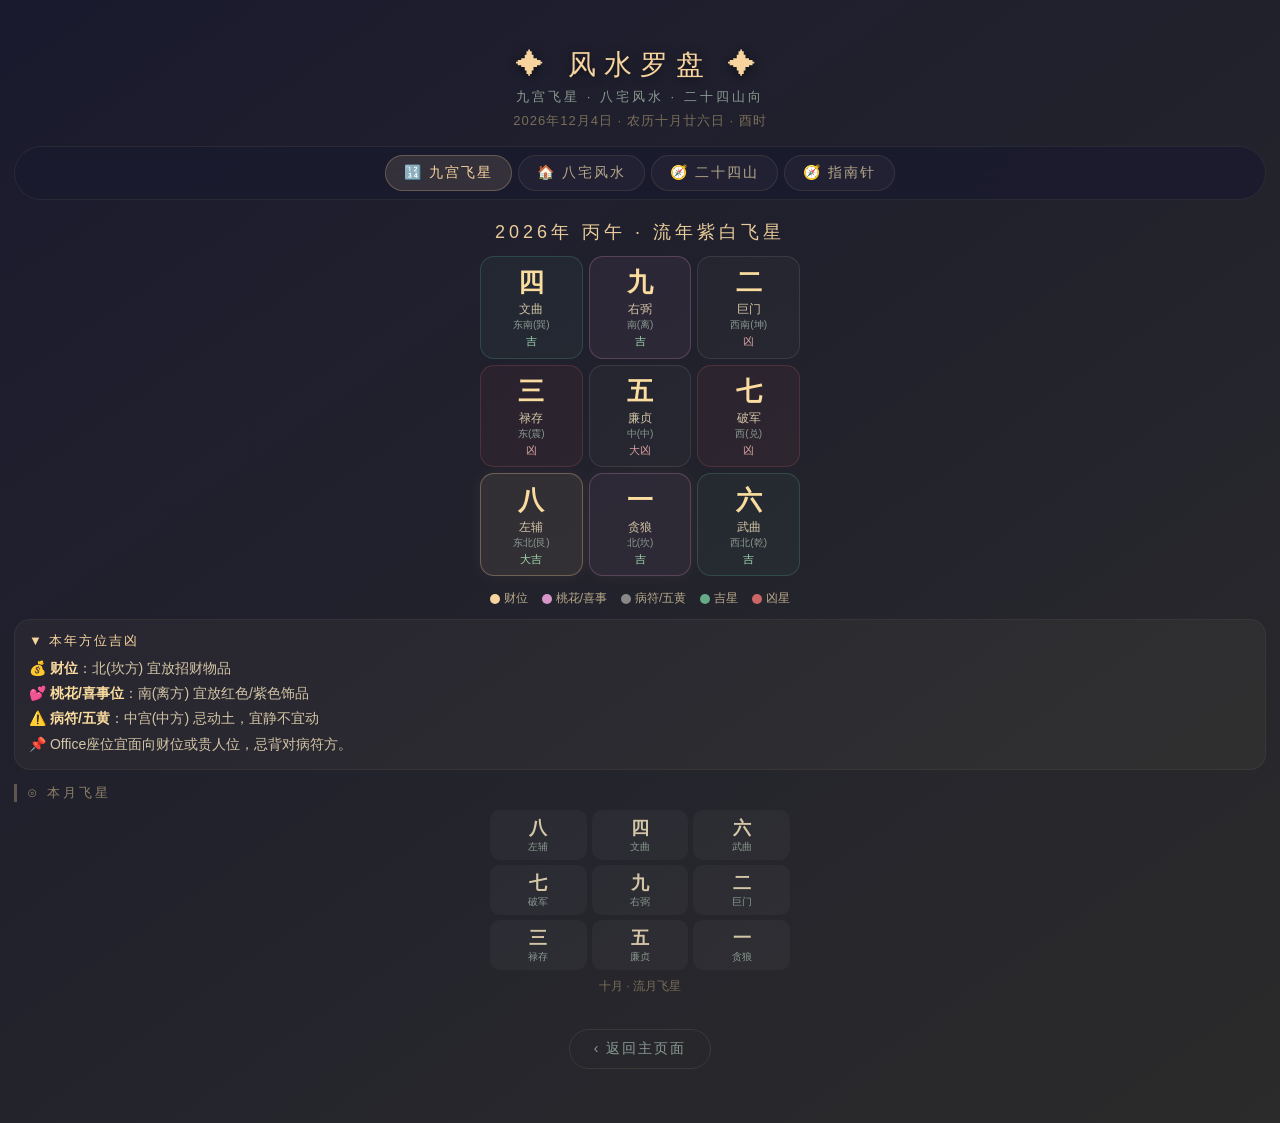
<file: fengshui.html>
<!DOCTYPE html>
<html lang="zh-CN">
<head>
    <meta charset="UTF-8" />
    <meta name="viewport" content="width=device-width, initial-scale=1.0, maximum-scale=1.0, user-scalable=no" />
    <title>风水罗盘 · 九宫飞星 · 八宅 · 二十四山</title>
    <style>
        * { margin: 0; padding: 0; box-sizing: border-box; }
        body {
            min-height: 100vh;
            background: linear-gradient(145deg, #1a1a2e 0%, #2b2b2b 100%);
            font-family: 'Segoe UI', 'PingFang SC', Roboto, 'Microsoft YaHei', sans-serif;
            padding: 16px 14px 40px;
            color: #f0e6d0;
        }
        .header {
            text-align: center;
            padding: 30px 10px 16px;
        }
        .header h1 {
            font-size: 28px;
            letter-spacing: 8px;
            color: #f7d49e;
            font-weight: 400;
            text-shadow: 0 2px 10px rgba(0,0,0,0.5);
        }
        .header .sub {
            font-size: 13px;
            color: #8a9a90;
            letter-spacing: 3px;
            margin-top: 4px;
        }
        .header .time {
            font-size: 13px;
            color: #7a6e58;
            margin-top: 6px;
            letter-spacing: 1px;
        }

        .tabs {
            display: flex;
            gap: 6px;
            justify-content: center;
            margin-bottom: 20px;
            flex-wrap: wrap;
            position: sticky;
            top: 8px;
            z-index: 100;
            background: rgba(26,26,46,0.85);
            backdrop-filter: blur(12px);
            -webkit-backdrop-filter: blur(12px);
            padding: 8px 12px;
            border-radius: 40px;
            border: 1px solid rgba(255,215,150,0.08);
        }
        .tab {
            padding: 8px 18px;
            border-radius: 30px;
            border: 1px solid rgba(255,215,150,0.1);
            background: rgba(255,255,255,0.03);
            color: #b8a98a;
            font-size: 14px;
            cursor: pointer;
            transition: all 0.2s;
            letter-spacing: 2px;
            white-space: nowrap;
        }
        .tab.active {
            background: rgba(247,212,158,0.12);
            border-color: rgba(247,212,158,0.25);
            color: #f7d49e;
        }
        .tab:hover { background: rgba(255,255,255,0.06); }

        .panel { display: none; }
        .panel.active { display: block; }

        .section-title {
            font-size: 13px;
            color: #8f8068;
            letter-spacing: 3px;
            margin: 14px 0 8px;
            border-left: 3px solid rgba(247,212,158,0.3);
            padding-left: 10px;
        }
        .card-box {
            background: rgba(255,255,255,0.04);
            border-radius: 24px;
            padding: 18px 16px 20px;
            border: 1px solid rgba(255,215,150,0.06);
            margin-bottom: 14px;
        }

        /* ===== 九宫飞星 ===== */
        .fx-year {
            text-align: center;
            color: #eacc9a;
            font-size: 18px;
            letter-spacing: 4px;
            margin-bottom: 12px;
        }
        .fx-grid {
            display: grid;
            grid-template-columns: repeat(3,1fr);
            gap: 6px;
            max-width: 320px;
            margin: 0 auto 14px;
        }
        .fx-grid .fx-cell {
            aspect-ratio: 1;
            background: rgba(255,255,255,0.04);
            border-radius: 14px;
            padding: 8px 4px;
            text-align: center;
            border: 1px solid rgba(255,215,150,0.06);
            display: flex;
            flex-direction: column;
            justify-content: center;
            transition: all 0.2s;
        }
        .fx-cell .fx-num { font-size: 26px; font-weight: 700; color: #fadc9f; }
        .fx-cell .fx-name { font-size: 12px; color: #d4c5a6; margin-top: 1px; }
        .fx-cell .fx-dir { font-size: 10px; color: #8a9a90; }
        .fx-cell .fx-luck { font-size: 11px; margin-top: 2px; }
        .fx-cell.fx-good { border-color: rgba(100,200,150,0.2); background: rgba(100,200,150,0.05); }
        .fx-cell.fx-bad { border-color: rgba(220,100,100,0.2); background: rgba(220,100,100,0.05); }
        .fx-cell.fx-wealth { border-color: rgba(247,212,158,0.3); background: rgba(247,212,158,0.08); box-shadow: 0 0 16px rgba(247,212,158,0.06); }
        .fx-cell.fx-romance { border-color: rgba(220,150,200,0.25); background: rgba(220,150,200,0.06); }
        .fx-cell.fx-sick { border-color: rgba(120,120,120,0.25); background: rgba(120,120,120,0.06); }

        .fx-legend {
            display: flex;
            flex-wrap: wrap;
            gap: 6px 14px;
            justify-content: center;
            margin-bottom: 12px;
        }
        .fx-legend .leg-item { font-size: 12px; color: #b8a98a; display: flex; align-items: center; gap: 4px; }
        .fx-legend .leg-dot { width: 10px; height: 10px; border-radius: 50%; display: inline-block; }

        .fx-summary {
            padding: 12px 14px;
            background: rgba(255,215,150,0.04);
            border-radius: 16px;
            border: 1px solid rgba(255,200,150,0.06);
        }
        .fx-summary .s-title { font-size: 13px; color: #f7d49e; letter-spacing: 2px; margin-bottom: 6px; }
        .fx-summary .s-text { font-size: 14px; color: #d4c5a6; line-height: 1.8; }
        .fx-summary .s-text b { color: #fadc9f; }

        .fx-month-grid {
            display: grid;
            grid-template-columns: repeat(3,1fr);
            gap: 5px;
            max-width: 300px;
            margin: 8px auto;
        }
        .fx-month-grid .fxm-cell {
            background: rgba(255,255,255,0.03);
            border-radius: 10px;
            padding: 6px;
            text-align: center;
        }
        .fxm-cell .fxm-num { font-size: 18px; font-weight: 600; color: #d4c5a6; }
        .fxm-cell .fxm-name { font-size: 10px; color: #8a9a90; }
        .fx-month-label { text-align: center; color: #7a6e58; font-size: 12px; margin-top: 6px; }

        /* ===== 八宅 ===== */
        .bz-input-row {
            display: flex;
            gap: 8px;
            align-items: center;
            justify-content: center;
            flex-wrap: wrap;
            margin-bottom: 16px;
        }
        .bz-input-row input, .bz-input-row select {
            background: rgba(255,255,255,0.06);
            border: 1px solid rgba(255,215,150,0.12);
            padding: 10px 14px;
            border-radius: 30px;
            color: #f0e6d0;
            font-size: 15px;
            outline: none;
            min-width: 90px;
        }
        .bz-input-row input:focus, .bz-input-row select:focus { border-color: #f7d49e; }
        .bz-input-row button {
            background: radial-gradient(circle at 30% 20%, #a8d4c0, #70a898);
            border: none;
            padding: 10px 24px;
            border-radius: 30px;
            color: #1a1a2e;
            font-size: 15px;
            font-weight: 600;
            cursor: pointer;
            box-shadow: 0 3px 0 #4a7a6a;
            transition: all 0.1s;
            letter-spacing: 2px;
        }
        .bz-input-row button:active { transform: translateY(3px); box-shadow: 0 0 0 #4a7a6a; }

        .bz-ming-display { text-align: center; margin-bottom: 14px; }
        .bz-ming-display .bz-ming { font-size: 26px; color: #fadc9f; font-weight: 500; letter-spacing: 4px; }
        .bz-ming-display .bz-type { font-size: 15px; color: #d4c5a6; margin-top: 4px; }
        .bz-ming-display .bz-advice { font-size: 13px; color: #b8a98a; margin-top: 6px; }

        .bz-dir-grid {
            display: grid;
            grid-template-columns: 1fr 1fr;
            gap: 6px;
        }
        .bz-dir-grid .bz-item {
            background: rgba(255,255,255,0.03);
            border-radius: 12px;
            padding: 10px 12px;
            text-align: center;
            border: 1px solid rgba(255,215,150,0.06);
        }
        .bz-item.bz-good { border-color: rgba(100,200,150,0.18); background: rgba(100,200,150,0.04); }
        .bz-item.bz-bad { border-color: rgba(220,100,100,0.18); background: rgba(220,100,100,0.04); }
        .bz-item .bz-d { font-size: 17px; font-weight: 500; color: #f0dcc0; }
        .bz-item .bz-l { font-size: 12px; color: #b8a98a; margin-top: 2px; }
        .bz-item .bz-m { font-size: 13px; color: #d4c5a6; margin-top: 4px; }

        .bz-bagua {
            margin-top: 12px;
        }
        .bz-bagua .bg-title { font-size: 13px; color: #8f8068; text-align: center; letter-spacing: 2px; margin-bottom: 8px; }
        .bz-bagua .bg-grid {
            display: grid;
            grid-template-columns: repeat(3,1fr);
            gap: 4px;
            max-width: 220px;
            margin: 0 auto;
        }
        .bg-grid .bg-cell {
            aspect-ratio: 1;
            background: rgba(255,255,255,0.03);
            border-radius: 10px;
            display: flex;
            flex-direction: column;
            align-items: center;
            justify-content: center;
            font-size: 12px;
            border: 1px solid rgba(255,215,150,0.06);
        }
        .bg-cell.bg-c { background: rgba(247,212,158,0.05); border-color: rgba(247,212,158,0.12); }
        .bg-cell .bg-d { font-size: 10px; color: #7a6e58; }
        .bg-cell .bg-g { font-size: 15px; font-weight: 500; color: #f0dcc0; }
        .bg-cell .bg-t { font-size: 10px; color: #8a9a90; }
        .bg-cell.bg-ji { border-color: rgba(100,200,150,0.15); }
        .bg-cell.bg-x { border-color: rgba(220,100,100,0.15); }

        /* ===== 二十四山 ===== */
        .tf-period {
            text-align: center;
            margin-bottom: 10px;
        }
        .tf-period .tf-p { font-size: 20px; color: #f7d49e; letter-spacing: 4px; }
        .tf-period .tf-d { font-size: 13px; color: #b8a98a; margin-top: 2px; }

        .tf-grid {
            display: grid;
            grid-template-columns: repeat(8,1fr);
            gap: 3px;
            max-width: 340px;
            margin: 0 auto 12px;
        }
        .tf-grid .tf-cell {
            text-align: center;
            padding: 6px 2px;
            border-radius: 8px;
            background: rgba(255,255,255,0.03);
            border: 1px solid rgba(255,215,150,0.04);
        }
        .tf-cell .tf-s { font-size: 15px; font-weight: 500; color: #f0dcc0; }
        .tf-cell .tf-w { font-size: 10px; color: #8a9a90; }
        .tf-cell.tf-g { border-color: rgba(100,200,150,0.18); background: rgba(100,200,150,0.04); }
        .tf-cell.tf-b { border-color: rgba(220,100,100,0.18); background: rgba(220,100,100,0.04); }
        .tf-cell.tf-c { border-color: rgba(247,212,158,0.25); background: rgba(247,212,158,0.07); }

        .tf-info {
            padding: 12px 16px;
            background: rgba(255,255,255,0.03);
            border-radius: 16px;
            margin-top: 8px;
        }
        .tf-info .ti-t { font-size: 14px; color: #f7d49e; letter-spacing: 2px; }
        .tf-info .ti-d { font-size: 14px; color: #d4c5a6; line-height: 1.8; margin-top: 6px; }
        .tf-info .ti-d b { color: #fadc9f; }
        .tf-info .ti-d .ok { color: #a0d8b0; }
        .tf-info .ti-d .no { color: #d8a0a0; }

        .back-link {
            text-align: center;
            margin-top: 20px;
            padding: 14px;
        }
        .back-link a {
            color: #8a9a90;
            text-decoration: none;
            font-size: 14px;
            letter-spacing: 2px;
            border: 1px solid rgba(255,215,150,0.1);
            padding: 10px 24px;
            border-radius: 30px;
            transition: all 0.2s;
            display: inline-block;
        }
        .back-link a:hover { border-color: rgba(255,215,150,0.25); color: #b8a98a; }

        @media (max-width:420px) {
            .header h1 { font-size: 24px; }
            .tab { font-size: 12px; padding: 6px 14px; }
            .fx-grid .fx-cell { padding: 6px 2px; }
            .fx-cell .fx-num { font-size: 22px; }
            .tf-grid { grid-template-columns: repeat(6,1fr); gap: 2px; }
            .tf-grid .tf-cell { padding: 4px 1px; }
            .tf-cell .tf-s { font-size: 13px; }
        }

        /* ===== 指南针 ===== */
        .compass-wrap {
            display: flex; flex-direction: column; align-items: center; margin: 10px 0;
        }
        .compass-outer {
            position: relative; width: 280px; height: 280px; margin: 0 auto 16px;
            border-radius: 50%; background: rgba(255,255,255,0.04);
            border: 2px solid rgba(255,215,150,0.15);
            box-shadow: 0 0 40px rgba(0,0,0,0.4), inset 0 0 30px rgba(0,0,0,0.2);
        }
        .compass-outer .cp-ring {
            position: absolute; top: 0; left: 0; width: 100%; height: 100%;
            border-radius: 50%;
        }
        .cp-ring .cp-shan {
            position: absolute; font-size: 12px; color: #b8a98a;
            transform-origin: 140px 140px; left: 0; top: 0; width: 100%; height: 100%;
            display: flex; align-items: flex-start; justify-content: center; padding-top: 8px;
        }
        .cp-ring .cp-shan.major { font-size: 15px; font-weight: 600; color: #f0dcc0; }
        .cp-ring .cp-shan.good { color: #a0d8b0; }
        .cp-ring .cp-shan.bad { color: #d8a0a0; }
        .cp-ring .cp-shan.current { color: #f7d49e; font-weight: 700; text-shadow: 0 0 12px rgba(247,212,158,0.4); }

        .compass-needle {
            position: absolute; top: 50%; left: 50%; width: 0; height: 0;
            transform: translate(-50%, -50%);
            z-index: 10;
        }
        .compass-needle .needle {
            position: absolute; width: 4px; height: 100px;
            background: linear-gradient(to top, #c66 50%, #444 50%);
            border-radius: 2px; left: -2px; top: -50px;
            box-shadow: 0 0 8px rgba(0,0,0,0.3);
        }
        .compass-needle .needle-tip {
            position: absolute; width: 12px; height: 12px;
            background: radial-gradient(circle, #f7d49e, #c4925a);
            border-radius: 50%; left: -6px; top: -6px;
            box-shadow: 0 0 10px rgba(247,212,158,0.4);
        }
        .compass-needle .needle-south {
            position: absolute; width: 4px; height: 60px;
            background: #c66; left: -2px; top: 2px;
            border-radius: 2px;
        }

        .compass-center {
            position: absolute; top: 50%; left: 50%;
            width: 14px; height: 14px;
            background: #f7d49e; border-radius: 50%;
            transform: translate(-50%, -50%); z-index: 11;
            box-shadow: 0 0 16px rgba(247,212,158,0.3);
        }

        .cp-info {
            text-align: center; margin-bottom: 12px;
        }
        .cp-info .cp-degree {
            font-size: 36px; font-weight: 700; color: #fadc9f; letter-spacing: 2px;
        }
        .cp-info .cp-dir-name {
            font-size: 22px; color: #f0dcc0; margin-top: 4px; letter-spacing: 4px;
        }
        .cp-info .cp-shan-name {
            font-size: 16px; color: #d4c5a6; margin-top: 2px;
        }
        .cp-info .cp-luck {
            font-size: 14px; margin-top: 6px; padding: 6px 14px;
            border-radius: 20px; display: inline-block;
            background: rgba(255,255,255,0.04); border: 1px solid rgba(255,215,150,0.1);
        }

        .cp-status {
            text-align: center; padding: 10px; font-size: 14px; color: #7a6e58;
        }
        .cp-status .cp-btn {
            background: radial-gradient(circle at 30% 20%, #a8d4c0, #70a898);
            border: none; padding: 10px 28px; border-radius: 30px;
            color: #1a1a2e; font-size: 15px; font-weight: 600; cursor: pointer;
            box-shadow: 0 3px 0 #4a7a6a; margin-top: 8px;
        }
        .cp-status .cp-btn:active { transform: translateY(3px); box-shadow: 0 0 0 #4a7a6a; }

        .cp-dir-list {
            display: grid; grid-template-columns: 1fr 1fr; gap: 4px; margin-top: 10px;
        }
        .cp-dir-list .cpd-item {
            background: rgba(255,255,255,0.03); border-radius: 10px;
            padding: 6px 10px; text-align: center; font-size: 13px;
            border: 1px solid rgba(255,215,150,0.05);
        }
        .cpd-item.cpd-good { border-color: rgba(100,200,150,0.15); color: #a0d8b0; }
        .cpd-item.cpd-bad { border-color: rgba(220,100,100,0.15); color: #d8a0a0; }
        .cpd-item.cpd-cur { border-color: rgba(247,212,158,0.25); color: #f7d49e; background: rgba(247,212,158,0.06); }
        .cpd-item .cpd-label { font-size: 10px; color: #7a6e58; }

        @media (max-width:420px) {
            .compass-outer { width: 220px; height: 220px; }
            .cp-ring .cp-shan { transform-origin: 110px 110px; font-size: 10px; padding-top: 6px; }
            .cp-ring .cp-shan.major { font-size: 12px; }
            .compass-needle .needle { height: 78px; top: -39px; }
            .compass-needle .needle-south { height: 46px; }
            .cp-info .cp-degree { font-size: 28px; }
            .cp-info .cp-dir-name { font-size: 18px; }
        }
    </style>
    <script src="lunar.js"></script>
</head>
<body>

<div class="header">
    <h1>✦ 风水罗盘 ✦</h1>
    <div class="sub">九宫飞星 · 八宅风水 · 二十四山向</div>
    <div class="time" id="headerTime"></div>
</div>

<div class="tabs">
    <div class="tab active" data-tab="feixing">🔢 九宫飞星</div>
    <div class="tab" data-tab="bazhai">🏠 八宅风水</div>
    <div class="tab" data-tab="shanshui">🧭 二十四山</div>
    <div class="tab" data-tab="compass">🧭 指南针</div>

</div>

<!-- ===== 九宫飞星 ===== -->
<div class="panel active" id="panelFeixing">
    <div class="fx-year" id="fxYearLabel"></div>
    <div class="fx-grid" id="fxGrid"></div>

    <div class="fx-legend">
        <span class="leg-item"><span class="leg-dot" style="background:#f7d49e;"></span> 财位</span>
        <span class="leg-item"><span class="leg-dot" style="background:#d896c8;"></span> 桃花/喜事</span>
        <span class="leg-item"><span class="leg-dot" style="background:#888;"></span> 病符/五黄</span>
        <span class="leg-item"><span class="leg-dot" style="background:#6a8;"></span> 吉星</span>
        <span class="leg-item"><span class="leg-dot" style="background:#c66;"></span> 凶星</span>
    </div>

    <div class="fx-summary" id="fxSummary"></div>

    <div class="section-title">⊙ 本月飞星</div>
    <div class="fx-month-grid" id="fxMonthGrid"></div>
    <div class="fx-month-label" id="fxMonthLabel"></div>
</div>

<!-- ===== 八宅风水 ===== -->
<div class="panel" id="panelBazhai">
    <div class="card-box">
        <div class="bz-input-row">
            <input type="number" id="bzYear" placeholder="出生年" min="1900" max="2100">
            <select id="bzGender">
                <option value="M">男</option>
                <option value="F">女</option>
            </select>
            <button id="bzBtn">算命卦</button>
        </div>
        <div class="bz-ming-display" id="bzMingDisplay">
            <div class="bz-ming" id="bzMing">—</div>
            <div class="bz-type" id="bzType">请输入出生年份</div>
            <div class="bz-advice" id="bzAdvice"></div>
        </div>
    </div>

    <div class="section-title">⊙ 八宅吉凶方位</div>
    <div class="bz-dir-grid" id="bzDirGrid"></div>

    <div class="bz-bagua">
        <div class="bg-title">▼ 八卦方位图（坐北朝南）</div>
        <div class="bg-grid" id="bzBaguaGrid"></div>
    </div>
</div>

<!-- ===== 二十四山向 ===== -->
<div class="panel" id="panelShanshui">
    <div class="tf-period">
        <div class="tf-p" id="tfPeriod"></div>
        <div class="tf-d" id="tfDetail"></div>
    </div>

    <div class="tf-grid" id="tfGrid"></div>

    <div class="tf-info" id="tfYunInfo"></div>

    <div class="section-title">⊙ Office选向建议（下元九运）</div>
    <div class="tf-info" id="tfOfficeInfo"></div>
</div>

<!-- ===== 指南针 ===== -->
<div class="panel" id="panelCompass">
    <div class="compass-wrap">
        <div class="cp-info">
            <div class="cp-degree" id="cpDegree">—°</div>
            <div class="cp-dir-name" id="cpDirName">—</div>
            <div class="cp-shan-name" id="cpShanName">—</div>
            <div class="cp-luck" id="cpLuck">对准方向...</div>
        </div>
        <div class="compass-outer" id="compassOuter">
            <div class="cp-ring" id="cpRing"></div>
            <div class="compass-needle" id="cpNeedle">
                <div class="needle-tip"></div>
                <div class="needle"></div>
                <div class="needle-south"></div>
            </div>
            <div class="compass-center"></div>
        </div>
        <div class="cp-status" id="cpStatus">
            <div id="cpStatusText">⏳ 加载传感器中...</div>
            <button class="cp-btn" id="cpStartBtn" style="display:none;">启动指南针</button>
        </div>
    </div>
    <div class="section-title">⊙ 当前方位风水</div>
    <div class="cp-dir-list" id="cpDirList"></div>
</div>

<div class="back-link">
    <a href="javascript:window.history.back();">‹ 返回主页面</a>
</div>

<script>
(function() {

    // ===== 二十四山完整数据（用于指南针） =====
    const SHAN_24 = [
        { shan: '子', degree: 0, dir8: '北', wx: '水', type: '正' },
        { shan: '癸', degree: 15, dir8: '北', wx: '水', type: '偏' },
        { shan: '丑', degree: 30, dir8: '东北', wx: '土', type: '偏' },
        { shan: '艮', degree: 45, dir8: '东北', wx: '土', type: '正' },
        { shan: '寅', degree: 60, dir8: '东北', wx: '木', type: '偏' },
        { shan: '甲', degree: 75, dir8: '东', wx: '木', type: '偏' },
        { shan: '卯', degree: 90, dir8: '东', wx: '木', type: '正' },
        { shan: '乙', degree: 105, dir8: '东', wx: '木', type: '偏' },
        { shan: '辰', degree: 120, dir8: '东南', wx: '土', type: '偏' },
        { shan: '巽', degree: 135, dir8: '东南', wx: '木', type: '正' },
        { shan: '巳', degree: 150, dir8: '东南', wx: '火', type: '偏' },
        { shan: '丙', degree: 165, dir8: '南', wx: '火', type: '偏' },
        { shan: '午', degree: 180, dir8: '南', wx: '火', type: '正' },
        { shan: '丁', degree: 195, dir8: '南', wx: '火', type: '偏' },
        { shan: '未', degree: 210, dir8: '西南', wx: '土', type: '偏' },
        { shan: '坤', degree: 225, dir8: '西南', wx: '土', type: '正' },
        { shan: '申', degree: 240, dir8: '西南', wx: '金', type: '偏' },
        { shan: '庚', degree: 255, dir8: '西', wx: '金', type: '偏' },
        { shan: '酉', degree: 270, dir8: '西', wx: '金', type: '正' },
        { shan: '辛', degree: 285, dir8: '西', wx: '金', type: '偏' },
        { shan: '戌', degree: 300, dir8: '西北', wx: '土', type: '偏' },
        { shan: '乾', degree: 315, dir8: '西北', wx: '金', type: '正' },
        { shan: '亥', degree: 330, dir8: '西北', wx: '水', type: '偏' },
        { shan: '壬', degree: 345, dir8: '北', wx: '水', type: '偏' }
    ];

    // ===== 常量 =====
    const ZHI = ['子','丑','寅','卯','辰','巳','午','未','申','酉','戌','亥'];
    const SHICHEN = ['子','丑','寅','卯','辰','巳','午','未','申','酉','戌','亥'];

    const NINE_STARS = [
        { num: '一', name: '贪狼', color: '白', wx: '水', dir: '坎(北)', luck: '吉', meaning: '桃花·财运' },
        { num: '二', name: '巨门', color: '黑', wx: '土', dir: '坤(西南)', luck: '凶', meaning: '病符' },
        { num: '三', name: '禄存', color: '碧', wx: '木', dir: '震(东)', luck: '凶', meaning: '是非·争斗' },
        { num: '四', name: '文曲', color: '绿', wx: '木', dir: '巽(东南)', luck: '吉', meaning: '文昌·学业' },
        { num: '五', name: '廉贞', color: '黄', wx: '土', dir: '中宫', luck: '大凶', meaning: '五黄·大煞' },
        { num: '六', name: '武曲', color: '白', wx: '金', dir: '乾(西北)', luck: '吉', meaning: '官运·事业' },
        { num: '七', name: '破军', color: '赤', wx: '金', dir: '兑(西)', luck: '凶', meaning: '破财·损耗' },
        { num: '八', name: '左辅', color: '白', wx: '土', dir: '艮(东北)', luck: '大吉', meaning: '正财·田宅' },
        { num: '九', name: '右弼', color: '紫', wx: '火', dir: '离(南)', luck: '吉', meaning: '喜事·姻缘' }
    ];

    const TWENTY_FOUR_SHAN = [
        { shan: '壬', wx: '水', dir: '北偏西北' },
        { shan: '子', wx: '水', dir: '正北' },
        { shan: '癸', wx: '水', dir: '北偏东北' },
        { shan: '丑', wx: '土', dir: '东北偏北' },
        { shan: '艮', wx: '土', dir: '正东北' },
        { shan: '寅', wx: '木', dir: '东北偏东' },
        { shan: '甲', wx: '木', dir: '东偏东北' },
        { shan: '卯', wx: '木', dir: '正东' },
        { shan: '乙', wx: '木', dir: '东偏东南' },
        { shan: '辰', wx: '土', dir: '东南偏东' },
        { shan: '巽', wx: '木', dir: '正东南' },
        { shan: '巳', wx: '火', dir: '东南偏南' },
        { shan: '丙', wx: '火', dir: '南偏东南' },
        { shan: '午', wx: '火', dir: '正南' },
        { shan: '丁', wx: '火', dir: '南偏西南' },
        { shan: '未', wx: '土', dir: '西南偏南' },
        { shan: '坤', wx: '土', dir: '正西南' },
        { shan: '申', wx: '金', dir: '西南偏西' },
        { shan: '庚', wx: '金', dir: '西偏西南' },
        { shan: '酉', wx: '金', dir: '正西' },
        { shan: '辛', wx: '金', dir: '西偏西北' },
        { shan: '戌', wx: '土', dir: '西北偏西' },
        { shan: '乾', wx: '金', dir: '正西北' },
        { shan: '亥', wx: '水', dir: '西北偏北' }
    ];

    // ===== 工具 =====
    function getLunarInfo() {
        const l = Lunar.fromDate(new Date());
        return {
            y: l.getYear(),
            month: l.getMonth(),
            ms: l.getMonthInChinese(),
            ds: l.getDayInChinese(),
            hi: l.getTimeZhiIndex(),
            ygz: l.getYearInGanZhi(),
            mz: l.getMonthZhiIndexExact()
        };
    }

    // ===== 九宫飞星算法 =====
    function getFeiXingGrid(year) {
        const base = (year - 1900) % 9;
        let centerIdx = (10 - base) % 9;
        if (centerIdx === 0) centerIdx = 9;
        const starAtPos = [];
        for (let i = 0; i < 9; i++) {
            let idx = (centerIdx - 1 + i) % 9;
            if (idx < 0) idx += 9;
            starAtPos.push(idx);
        }
        // 显示顺序：东南(3) 南(8) 西南(1) | 东(2) 中(4) 西(6) | 东北(7) 北(0) 西北(5)
        const displayOrder = [3, 8, 1, 2, 4, 6, 7, 0, 5];
        return displayOrder.map(i => starAtPos[i]);
    }

    // ===== 八宅 =====
    function calcMingGua(year, gender) {
        const y = year % 100;
        let num = gender === 'M' ? (100 - y) % 9 : (y - 4) % 9;
        if (num === 0) num = 9;
        const guaMap = ['', '坎', '坤', '震', '巽', '中', '乾', '兑', '艮', '离'];
        let gua = guaMap[num];
        if (num === 5) gua = gender === 'M' ? '坤' : '艮';
        const eastWest = { '坎': '东四', '离': '东四', '震': '东四', '巽': '东四', '乾': '西四', '坤': '西四', '艮': '西四', '兑': '西四' };
        return { num, gua, type: eastWest[gua] || '' };
    }

    const BA_ZHAI_DIRS = {
        '坎': [
            { dir: '东南', label: '生气 · 吉', m: '旺财事业', t: 'good' },
            { dir: '东', label: '天医 · 吉', m: '健康贵人', t: 'good' },
            { dir: '南', label: '延年 · 吉', m: '婚姻长寿', t: 'good' },
            { dir: '北', label: '伏位 · 吉', m: '安定基础', t: 'good' },
            { dir: '西南', label: '绝命 · 凶', m: '病痛破财', t: 'bad' },
            { dir: '东北', label: '五鬼 · 凶', m: '小人意外', t: 'bad' },
            { dir: '西', label: '六煞 · 凶', m: '口舌桃花劫', t: 'bad' },
            { dir: '西北', label: '祸害 · 凶', m: '是非官非', t: 'bad' }
        ],
        '坤': [
            { dir: '东北', label: '生气 · 吉', m: '旺财事业', t: 'good' },
            { dir: '西', label: '天医 · 吉', m: '健康贵人', t: 'good' },
            { dir: '西北', label: '延年 · 吉', m: '婚姻长寿', t: 'good' },
            { dir: '西南', label: '伏位 · 吉', m: '安定基础', t: 'good' },
            { dir: '北', label: '绝命 · 凶', m: '病痛破财', t: 'bad' },
            { dir: '南', label: '五鬼 · 凶', m: '小人意外', t: 'bad' },
            { dir: '东', label: '六煞 · 凶', m: '口舌桃花劫', t: 'bad' },
            { dir: '东南', label: '祸害 · 凶', m: '是非官非', t: 'bad' }
        ],
        '震': [
            { dir: '南', label: '生气 · 吉', m: '旺财事业', t: 'good' },
            { dir: '北', label: '天医 · 吉', m: '健康贵人', t: 'good' },
            { dir: '东南', label: '延年 · 吉', m: '婚姻长寿', t: 'good' },
            { dir: '东', label: '伏位 · 吉', m: '安定基础', t: 'good' },
            { dir: '西', label: '绝命 · 凶', m: '病痛破财', t: 'bad' },
            { dir: '西北', label: '五鬼 · 凶', m: '小人意外', t: 'bad' },
            { dir: '西南', label: '六煞 · 凶', m: '口舌桃花劫', t: 'bad' },
            { dir: '东北', label: '祸害 · 凶', m: '是非官非', t: 'bad' }
        ],
        '巽': [
            { dir: '北', label: '生气 · 吉', m: '旺财事业', t: 'good' },
            { dir: '南', label: '天医 · 吉', m: '健康贵人', t: 'good' },
            { dir: '东', label: '延年 · 吉', m: '婚姻长寿', t: 'good' },
            { dir: '东南', label: '伏位 · 吉', m: '安定基础', t: 'good' },
            { dir: '东北', label: '绝命 · 凶', m: '病痛破财', t: 'bad' },
            { dir: '西', label: '五鬼 · 凶', m: '小人意外', t: 'bad' },
            { dir: '西北', label: '六煞 · 凶', m: '口舌桃花劫', t: 'bad' },
            { dir: '西南', label: '祸害 · 凶', m: '是非官非', t: 'bad' }
        ],
        '乾': [
            { dir: '西', label: '生气 · 吉', m: '旺财事业', t: 'good' },
            { dir: '东北', label: '天医 · 吉', m: '健康贵人', t: 'good' },
            { dir: '西南', label: '延年 · 吉', m: '婚姻长寿', t: 'good' },
            { dir: '西北', label: '伏位 · 吉', m: '安定基础', t: 'good' },
            { dir: '南', label: '绝命 · 凶', m: '病痛破财', t: 'bad' },
            { dir: '东', label: '五鬼 · 凶', m: '小人意外', t: 'bad' },
            { dir: '北', label: '六煞 · 凶', m: '口舌桃花劫', t: 'bad' },
            { dir: '东南', label: '祸害 · 凶', m: '是非官非', t: 'bad' }
        ],
        '兑': [
            { dir: '西北', label: '生气 · 吉', m: '旺财事业', t: 'good' },
            { dir: '西南', label: '天医 · 吉', m: '健康贵人', t: 'good' },
            { dir: '东北', label: '延年 · 吉', m: '婚姻长寿', t: 'good' },
            { dir: '西', label: '伏位 · 吉', m: '安定基础', t: 'good' },
            { dir: '东', label: '绝命 · 凶', m: '病痛破财', t: 'bad' },
            { dir: '南', label: '五鬼 · 凶', m: '小人意外', t: 'bad' },
            { dir: '东南', label: '六煞 · 凶', m: '口舌桃花劫', t: 'bad' },
            { dir: '北', label: '祸害 · 凶', m: '是非官非', t: 'bad' }
        ],
        '艮': [
            { dir: '西南', label: '生气 · 吉', m: '旺财事业', t: 'good' },
            { dir: '西北', label: '天医 · 吉', m: '健康贵人', t: 'good' },
            { dir: '西', label: '延年 · 吉', m: '婚姻长寿', t: 'good' },
            { dir: '东北', label: '伏位 · 吉', m: '安定基础', t: 'good' },
            { dir: '东南', label: '绝命 · 凶', m: '病痛破财', t: 'bad' },
            { dir: '北', label: '五鬼 · 凶', m: '小人意外', t: 'bad' },
            { dir: '南', label: '六煞 · 凶', m: '口舌桃花劫', t: 'bad' },
            { dir: '东', label: '祸害 · 凶', m: '是非官非', t: 'bad' }
        ],
        '离': [
            { dir: '东', label: '生气 · 吉', m: '旺财事业', t: 'good' },
            { dir: '东南', label: '天医 · 吉', m: '健康贵人', t: 'good' },
            { dir: '北', label: '延年 · 吉', m: '婚姻长寿', t: 'good' },
            { dir: '南', label: '伏位 · 吉', m: '安定基础', t: 'good' },
            { dir: '西北', label: '绝命 · 凶', m: '病痛破财', t: 'bad' },
            { dir: '西南', label: '五鬼 · 凶', m: '小人意外', t: 'bad' },
            { dir: '东北', label: '六煞 · 凶', m: '口舌桃花劫', t: 'bad' },
            { dir: '西', label: '祸害 · 凶', m: '是非官非', t: 'bad' }
        ]
    };

    // ===== 三元九运 =====
    function getYun(year) {
        const start = 1864;
        const idx = Math.floor((year - start) / 20);
        if (idx < 0 || idx > 8) return null;
        const periods = ['上元一运','上元二运','上元三运','中元四运','中元五运','中元六运','下元七运','下元八运','下元九运'];
        const guas = ['一白坎','二黑坤','三碧震','四绿巽','五黄中','六白乾','七赤兑','八白艮','九紫离'];
        const years = ['1864-1883','1884-1903','1904-1923','1924-1943','1944-1963','1964-1983','1984-2003','2004-2023','2024-2043'];
        return { idx, period: periods[idx], gua: guas[idx], years: years[idx] };
    }

    // ===== 更新九宫飞星 =====
    function updateFeiXing() {
        const info = getLunarInfo();
        const year = info.y;
        const grid = getFeiXingGrid(year);

        document.getElementById('fxYearLabel').textContent = year + '年 ' + info.ygz + ' · 流年紫白飞星';

        const names = ['东南', '南', '西南', '东', '中', '西', '东北', '北', '西北'];
        const dirs = ['巽', '离', '坤', '震', '中', '兑', '艮', '坎', '乾'];

        let wealthDir = '', romanceDir = '', sickDir = '', wealthW = '', romanceW = '', sickW = '';

        const gridEl = document.getElementById('fxGrid');
        gridEl.innerHTML = '';
        grid.forEach(function(starIdx, posIdx) {
            const star = NINE_STARS[starIdx];
            const cell = document.createElement('div');
            cell.className = 'fx-cell';
            if (star.luck === '吉' || star.luck === '大吉') cell.classList.add('fx-good');
            if (star.luck === '凶' || star.luck === '大凶') cell.classList.add('fx-bad');
            if (star.meaning.includes('桃花') || star.meaning.includes('喜事') || star.name === '右弼') cell.classList.add('fx-romance');
            if (star.meaning.includes('财运') || star.meaning.includes('正财') || star.name === '贪狼' || star.name === '左辅') cell.classList.add('fx-wealth');
            if (star.name === '巨门' || star.name === '廉贞') cell.classList.add('fx-sick');

            if (star.name === '贪狼') { wealthDir = names[posIdx]; wealthW = dirs[posIdx]; }
            if (star.name === '右弼') { romanceDir = names[posIdx]; romanceW = dirs[posIdx]; }
            if (star.name === '廉贞') { sickDir = '中宫'; sickW = '中'; }
            if (star.name === '巨门' && !sickDir.includes('中')) { sickDir = names[posIdx]; sickW = dirs[posIdx]; }

            cell.innerHTML =
                '<div class="fx-num">' + star.num + '</div>' +
                '<div class="fx-name">' + star.name + '</div>' +
                '<div class="fx-dir">' + names[posIdx] + '(' + dirs[posIdx] + ')</div>' +
                '<div class="fx-luck" style="color:' + (star.luck.includes('凶') ? '#d8a0a0' : '#a0d8b0') + '">' + star.luck + '</div>';
            gridEl.appendChild(cell);
        });

        document.getElementById('fxSummary').innerHTML =
            '<div class="s-title">▼ 本年方位吉凶</div>' +
            '<div class="s-text">' +
            '💰 <b>财位</b>：' + wealthDir + '(' + wealthW + '方) 宜放招财物品<br>' +
            '💕 <b>桃花/喜事位</b>：' + romanceDir + '(' + romanceW + '方) 宜放红色/紫色饰品<br>' +
            '⚠️ <b>病符/五黄</b>：' + sickDir + '(' + sickW + '方) 忌动土，宜静不宜动<br>' +
            '📌 Office座位宜面向财位或贵人位，忌背对病符方。' +
            '</div>';

        // 本月飞星
        const month = info.month;
        const mBase = (year - 1900 + month * 5) % 9;
        let mCenter = (10 - mBase) % 9;
        if (mCenter === 0) mCenter = 9;
        const mOrder = [3, 8, 1, 2, 4, 6, 7, 0, 5];
        const mgEl = document.getElementById('fxMonthGrid');
        mgEl.innerHTML = '';
        mOrder.forEach(function(pos) {
            let idx = (mCenter - 1 + pos) % 9;
            if (idx < 0) idx += 9;
            const star = NINE_STARS[idx];
            const c = document.createElement('div');
            c.className = 'fxm-cell';
            c.innerHTML = '<div class="fxm-num">' + star.num + '</div><div class="fxm-name">' + star.name + '</div>';
            mgEl.appendChild(c);
        });
        document.getElementById('fxMonthLabel').textContent = info.ms + '月 · 流月飞星';
    }

    // ===== 更新八宅 =====
    function updateBaZhai(year, gender) {
        const r = calcMingGua(year, gender);
        document.getElementById('bzMing').textContent = r.gua + '命 (' + r.num + '宫)';
        document.getElementById('bzType').textContent = r.type + '命 · ' + year + '年出生 · ' + (gender === 'M' ? '男' : '女');

        const advice = r.type === '东四'
            ? '✅ 宜住东四宅：坐北朝南（坎宅）、坐南朝北（离宅）、坐东朝西（震宅）、坐西朝东（巽宅）'
            : '✅ 宜住西四宅：坐西北朝东南（乾宅）、坐西南朝东北（坤宅）、坐东北朝西南（艮宅）、坐西朝东（兑宅）';
        document.getElementById('bzAdvice').textContent = advice;

        const dirs = BA_ZHAI_DIRS[r.gua];
        if (!dirs) return;
        const gEl = document.getElementById('bzDirGrid');
        gEl.innerHTML = '';
        dirs.forEach(function(d) {
            const item = document.createElement('div');
            item.className = 'bz-item ' + (d.t === 'good' ? 'bz-good' : 'bz-bad');
            item.innerHTML = '<div class="bz-d">' + d.dir + '方</div><div class="bz-l">' + d.label + '</div><div class="bz-m">' + d.m + '</div>';
            gEl.appendChild(item);
        });

        // 八卦图
        const bgEl = document.getElementById('bzBaguaGrid');
        bgEl.innerHTML = '';
        const bgList = [
            { d: '东南', g: '巽', t: '文昌', p: 0 },
            { d: '南', g: '离', t: '喜事', p: 1 },
            { d: '西南', g: '坤', t: '病符', p: 2 },
            { d: '东', g: '震', t: '事业', p: 3 },
            { d: '中', g: '中', t: '宅心', p: 4 },
            { d: '西', g: '兑', t: '口舌', p: 5 },
            { d: '东北', g: '艮', t: '财库', p: 6 },
            { d: '北', g: '坎', t: '桃花', p: 7 },
            { d: '西北', g: '乾', t: '官运', p: 8 }
        ];
        bgList.forEach(function(b) {
            const c = document.createElement('div');
            c.className = 'bg-cell';
            if (b.p === 4) c.classList.add('bg-c');
            const found = dirs.find(d => d.dir === b.d);
            if (found) c.classList.add(found.t === 'good' ? 'bg-ji' : 'bg-x');
            c.innerHTML = '<div class="bg-d">' + b.d + '</div><div class="bg-g">' + b.g + '</div><div class="bg-t">' + b.t + '</div>';
            bgEl.appendChild(c);
        });
    }

        // ===== 更新二十四山 =====
    function updateShanShui() {
        const info = getLunarInfo();
        const year = info.y;
        const yun = getYun(year);

        if (!yun) {
            document.getElementById('tfPeriod').textContent = '超出三元九运范围';
            return;
        }

        document.getElementById('tfPeriod').textContent = yun.period + ' · ' + yun.gua;
        document.getElementById('tfDetail').textContent = yun.years + (yun.idx === 8 ? ' · 当前元运' : '');

        // 九运：火旺，木生火
        const isGoodWx = (yun.idx === 8) ? ['火', '木'] : ['土', '金'];
        const isBadWx = (yun.idx === 8) ? ['水'] : ['木'];

        const gEl = document.getElementById('tfGrid');
        gEl.innerHTML = '';
        TWENTY_FOUR_SHAN.forEach(function(s) {
            const c = document.createElement('div');
            c.className = 'tf-cell';
            const good = isGoodWx.includes(s.wx);
            const bad = isBadWx.includes(s.wx);
            if (good) c.classList.add('tf-g');
            if (bad) c.classList.add('tf-b');
            if (s.shan === '丙' || s.shan === '午' || s.shan === '丁' || s.shan === '巽' || s.shan === '艮' || s.shan === '坤' || s.shan === '乾') c.classList.add('tf-c');
            c.innerHTML = '<div class="tf-s">' + s.shan + '</div><div class="tf-w">' + s.wx + '</div>';
            gEl.appendChild(c);
        });

        document.getElementById('tfYunInfo').innerHTML =
            '<div class="ti-t">▼ ' + yun.period + ' (' + yun.years + ') 气运特点</div>' +
            '<div class="ti-d">' +
            (yun.idx === 8 ? '🔥 下元九紫离运（2024-2043），<b>火旺当令</b>。<br>' +
            '• 大利南方（丙午丁），火木相生之方（东、东南）亦吉。<br>' +
            '• 北方水位（壬子癸）受火耗，不宜动土。<br>' +
            '• 宜在南方放红色/紫色/三角形饰品催旺运势。' : '') +
            '</div>';

        document.getElementById('tfOfficeInfo').innerHTML =
            '<div class="ti-t">▼ 看Office/租房选向建议</div>' +
            '<div class="ti-d">' +
            (yun.idx === 8 ?
            '✅ <span class="ok">坐北朝南（午山子向）</span> — 最旺，南方开阔为佳<br>' +
            '✅ <span class="ok">坐西朝东（卯山酉向）</span> — 旺文昌事业<br>' +
            '✅ <span class="ok">坐西南朝东北（寅山申向）</span> — 旺财<br>' +
            '⚠️ <span class="no">避免大门在正北（壬子癸）</span> — 五黄煞方<br>' +
            '🏢 Office前方宜开阔明亮，左方(青龙)宜高于右方(白虎)' : '') +
            '</div>';
    }

    // ===== 指南针 =====
    function getShanByDegree(deg) {
        deg = ((deg % 360) + 360) % 360;
        for (let i = 0; i < SHAN_24.length - 1; i++) {
            const mid = (SHAN_24[i].degree + SHAN_24[i+1].degree) / 2;
            if (deg < mid) return SHAN_24[i];
        }
        return SHAN_24[SHAN_24.length - 1];
    }

    function get8Dir(deg) {
        const dirs = ['北','东北','东','东南','南','西南','西','西北'];
        const idx = Math.round(((deg + 360) % 360) / 45) % 8;
        return dirs[idx];
    }

    function buildCompassRing() {
        const ring = document.getElementById('cpRing');
        ring.innerHTML = '';
        SHAN_24.forEach(function(s) {
            const el = document.createElement('div');
            el.className = 'cp-shan';
            if (['子','午','卯','酉','艮','巽','坤','乾'].includes(s.shan)) el.classList.add('major');
            el.textContent = s.shan;
            el.style.transform = 'rotate(' + s.degree + 'deg)';
            el.dataset.shan = s.shan;
            ring.appendChild(el);
        });
    }

    let compassActive = false;

    function handleOrientation(event) {
        let heading = null;
        if (event.webkitCompassHeading !== undefined) {
            heading = event.webkitCompassHeading;
        } else if (event.alpha !== null) {
            heading = 360 - event.alpha;
        }
        if (heading === null) return;
        updateCompass(heading);
    }

    function updateCompass(deg) {
        deg = ((deg % 360) + 360) % 360;
        const needle = document.getElementById('cpNeedle');
        needle.style.transform = 'translate(-50%, -50%) rotate(' + deg + 'deg)';

        const shan = getShanByDegree(deg);
        const dir8 = get8Dir(deg);

        document.getElementById('cpDegree').textContent = Math.round(deg) + '°';
        document.getElementById('cpDirName').textContent = dir8 + '方';
        document.getElementById('cpShanName').textContent = shan.shan + '山 (' + shan.dir8 + ') · ' + shan.wx + '性';

        const info = getLunarInfo();
        const yun = getYun(info.y);
        const isGood = (yun && yun.idx === 8) ? (shan.wx === '火' || shan.wx === '木') : false;
        const isBad = (yun && yun.idx === 8) ? (shan.wx === '水') : false;

        let luckText = '', luckClass = '';
        if (isGood) { luckText = '✅ 吉方 · 旺财旺运'; luckClass = 'color:#a0d8b0;border-color:rgba(100,200,150,0.2)'; }
        else if (isBad) { luckText = '⚠️ 凶方 · 宜静不宜动'; luckClass = 'color:#d8a0a0;border-color:rgba(220,100,100,0.2)'; }
        else { luckText = '➖ 平方 · 无大吉凶'; luckClass = 'color:#b8a98a;border-color:rgba(255,215,150,0.08)'; }

        const luckEl = document.getElementById('cpLuck');
        luckEl.textContent = luckText;
        luckEl.style.cssText = luckClass;

        document.querySelectorAll('#cpRing .cp-shan').forEach(function(el) {
            el.classList.remove('good', 'bad', 'current');
            const s = el.dataset.shan;
            if (s === shan.shan) el.classList.add('current');
            const sData = SHAN_24.find(function(x) { return x.shan === s; });
            if (sData) {
                if ((yun && yun.idx === 8) && (sData.wx === '火' || sData.wx === '木')) el.classList.add('good');
                if ((yun && yun.idx === 8) && sData.wx === '水') el.classList.add('bad');
            }
        });

        const listEl = document.getElementById('cpDirList');
        listEl.innerHTML = '';
        const allDirs = ['北','东北','东','东南','南','西南','西','西北'];
        allDirs.forEach(function(d) {
            const item = document.createElement('div');
            item.className = 'cpd-item';
            const isCur = (d === dir8);
            if (isCur) item.classList.add('cpd-cur');
            const shansInDir = SHAN_24.filter(function(s) { return s.dir8 === d; });
            const hasGood = shansInDir.some(function(s) {
                return (yun && yun.idx === 8) && (s.wx === '火' || s.wx === '木');
            });
            const hasBad = shansInDir.some(function(s) {
                return (yun && yun.idx === 8) && s.wx === '水';
            });
            if (hasGood && !hasBad) item.classList.add('cpd-good');
            if (hasBad && !hasGood) item.classList.add('cpd-bad');
            item.innerHTML = '<div class="cpd-label">' + (isCur ? '← 当前' : '') + '</div>' + d + '方';
            listEl.appendChild(item);
        });

        document.getElementById('cpStatusText').textContent = '✅ 指南针已启动';
    }

    function startCompass() {
        if (compassActive) return;
        if (typeof DeviceOrientationEvent !== 'undefined' && typeof DeviceOrientationEvent.requestPermission === 'function') {
            DeviceOrientationEvent.requestPermission().then(function(state) {
                if (state === 'granted') {
                    window.addEventListener('deviceorientation', handleOrientation, true);
                    compassActive = true;
                    document.getElementById('cpStatusText').textContent = '✅ 指南针已启动，请水平放置手机';
                    document.getElementById('cpStartBtn').style.display = 'none';
                } else {
                    document.getElementById('cpStatusText').textContent = '⚠️ 用户拒绝了权限';
                }
            }).catch(function(err) {
                document.getElementById('cpStatusText').textContent = '⚠️ 启动失败: ' + err.message;
            });
        } else {
            window.addEventListener('deviceorientation', handleOrientation, true);
            compassActive = true;
            document.getElementById('cpStatusText').textContent = '✅ 指南针已启动';
            document.getElementById('cpStartBtn').style.display = 'none';
            setTimeout(function() {
                if (document.getElementById('cpDegree').textContent === '—°') {
                    document.getElementById('cpStatusText').textContent = '⚠️ 未接收到传感器数据，请确认手机有磁力传感器';
                }
            }, 5000);
        }
    }

    function initCompass() {
        buildCompassRing();

        if (typeof DeviceOrientationEvent === 'undefined') {
            document.getElementById('cpStatusText').textContent = '⚠️ 此设备不支持指南针传感器';
            return;
        }

        if (typeof DeviceOrientationEvent !== 'undefined' && typeof DeviceOrientationEvent.requestPermission === 'function') {
            document.getElementById('cpStatusText').innerHTML = '需要点击下方按钮启动指南针';
            document.getElementById('cpStartBtn').style.display = 'inline-block';
            document.getElementById('cpStartBtn').addEventListener('click', startCompass);
        } else {
            document.getElementById('cpStatusText').textContent = '启动指南针中...';
            startCompass();
        }
    }

    // ===== 初始化 =====
    function init() {
        // 设置当前时间
        const now = new Date();
        const info = getLunarInfo();
        document.getElementById('headerTime').textContent =
            now.getFullYear() + '年' + (now.getMonth()+1) + '月' + now.getDate() + '日 · ' +
            '农历' + info.ms + '月' + info.ds + '日 · ' + SHICHEN[info.hi] + '时';

        // 九宫飞星
        updateFeiXing();

        // 八宅：默认当前年
        document.getElementById('bzYear').value = now.getFullYear();
        updateBaZhai(now.getFullYear(), 'M');

        // 二十四山
        updateShanShui();

        // 指南针
        initCompass();

        // 标签切换
        document.querySelectorAll('.tab').forEach(function(tab) {
            tab.addEventListener('click', function() {
                document.querySelectorAll('.tab').forEach(function(t) { t.classList.remove('active'); });
                document.querySelectorAll('.panel').forEach(function(p) { p.classList.remove('active'); });
                tab.classList.add('active');
                const map = { 'feixing': 'Feixing', 'bazhai': 'Bazhai', 'shanshui': 'Shanshui', 'compass': 'Compass' };
                document.getElementById('panel' + map[tab.dataset.tab]).classList.add('active');
            });
        });

        // 八宅按钮
        document.getElementById('bzBtn').addEventListener('click', function() {
            const y = parseInt(document.getElementById('bzYear').value) || 1990;
            const g = document.getElementById('bzGender').value;
            if (y < 1900 || y > 2100) { alert('请输入1900-2100之间的年份'); return; }
            updateBaZhai(y, g);
        });
    }

    // 延迟执行，给 lunar.js 加载时间
    setTimeout(function() {
        if (typeof Lunar !== 'undefined') {
            init();
        } else {
            document.body.innerHTML = '<div style="color:#f0e6d0;text-align:center;padding:60px 20px;font-size:18px;">⚠️ lunar.js 未加载，尝试从 CDN 加载中...</div>';
            var script = document.createElement('script');
            script.src = 'https://cdn.jsdelivr.net/npm/lunar-javascript@1.7.2/dist/lunar.min.js';
            script.onload = function() {
                document.body.innerHTML = '';
                document.body.innerHTML = '<div style="color:#f0e6d0;text-align:center;padding:30px 20px;font-size:16px;">✅ 已从 CDN 加载成功，页面即将刷新...</div>';
                setTimeout(function() { location.reload(); }, 500);
            };
            script.onerror = function() {
                document.body.innerHTML = '<div style="color:#f0e6d0;text-align:center;padding:60px 20px;font-size:18px;">⚠️ 无法加载 lunar.js，请检查网络连接或文件路径。</div>';
            };
            document.head.appendChild(script);
        }
    }, 300);
})();
</script>
</body>
</html>
</file>
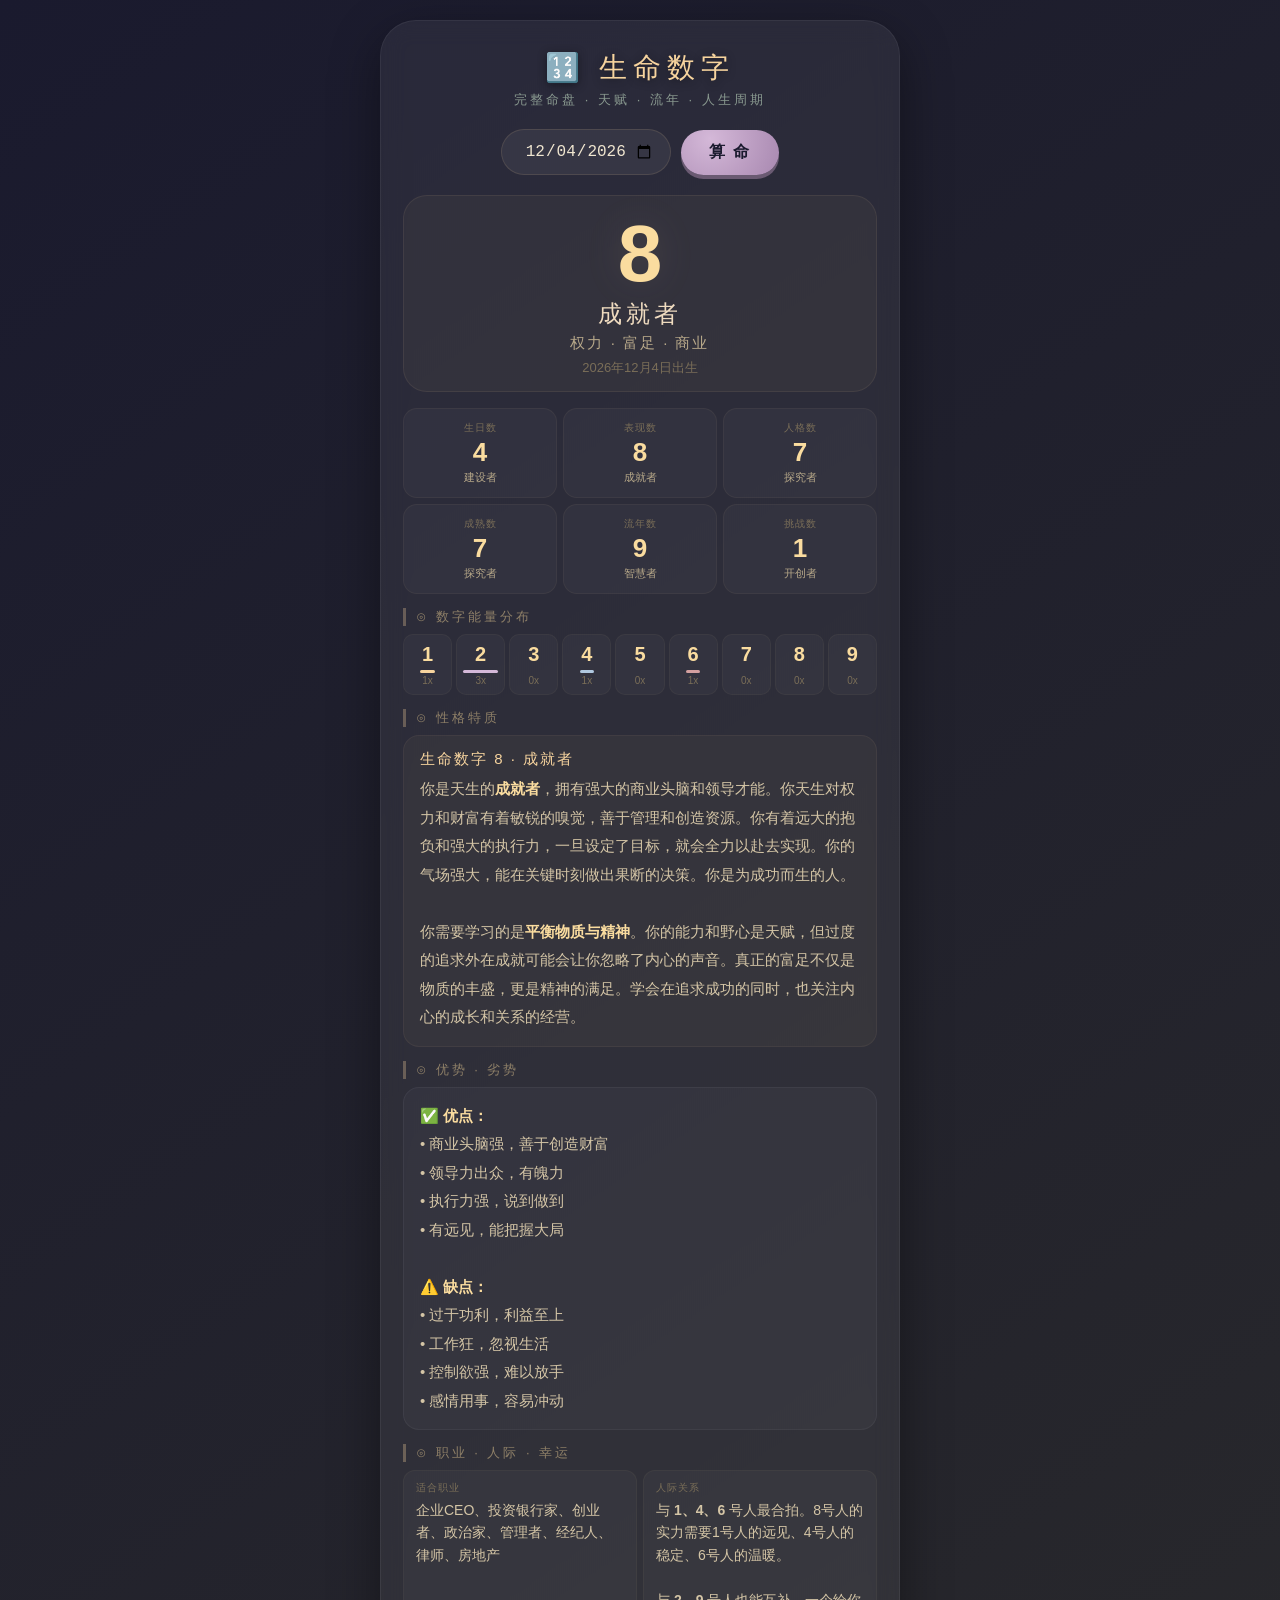
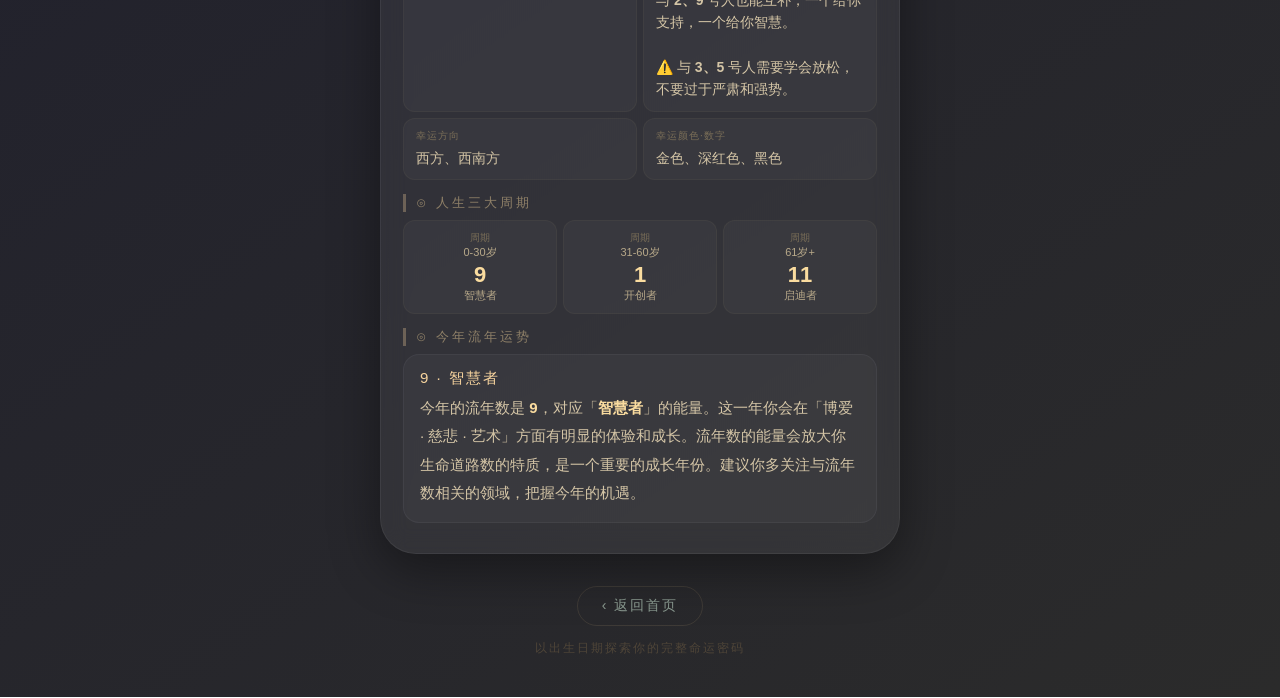
<file: shengming.html>
<!DOCTYPE html>
<html lang="zh-CN">
<head>
    <meta charset="UTF-8" />
    <meta name="viewport" content="width=device-width, initial-scale=1.0, maximum-scale=1.0, user-scalable=no" />
    <title>生命数字 · 完整命盘</title>
    <style>
        * { margin: 0; padding: 0; box-sizing: border-box; }
        body {
            min-height: 100vh;
            background: linear-gradient(145deg, #1a1a2e 0%, #2b2b2b 100%);
            font-family: 'Segoe UI', 'PingFang SC', Roboto, 'Microsoft YaHei', sans-serif;
            padding: 20px 16px 40px;
            color: #f0e6d0;
            display: flex;
            flex-direction: column;
            align-items: center;
        }
        .main-card {
            background: rgba(255,255,255,0.06);
            backdrop-filter: blur(12px);
            -webkit-backdrop-filter: blur(12px);
            border-radius: 36px;
            padding: 28px 22px 30px;
            max-width: 520px;
            width: 100%;
            box-shadow: 0 16px 50px rgba(0,0,0,0.4);
            border: 1px solid rgba(255,255,255,0.06);
            margin-bottom: 18px;
        }
        .header { text-align: center; margin-bottom: 20px; }
        .header h1 {
            font-size: 28px; letter-spacing: 6px; color: #f7d49e;
            font-weight: 400; text-shadow: 0 2px 10px rgba(0,0,0,0.4);
        }
        .header .sub { font-size: 13px; color: #8a9a90; letter-spacing: 3px; margin-top: 4px; }

        .input-row {
            display: flex; gap: 10px; align-items: center;
            justify-content: center; flex-wrap: wrap; margin-bottom: 20px;
        }
        .input-row input {
            background: rgba(255,255,255,0.06);
            border: 1px solid rgba(255,215,150,0.12);
            padding: 12px 16px; border-radius: 30px; color: #f0e6d0;
            font-size: 16px; outline: none; width: 170px; text-align: center;
        }
        .input-row input:focus { border-color: #f7d49e; }
        .input-row button {
            background: radial-gradient(circle at 30% 20%, #d4b8d8, #a888b0);
            border: none; padding: 12px 28px; border-radius: 30px;
            color: #1a1a2e; font-size: 16px; font-weight: 600; cursor: pointer;
            box-shadow: 0 4px 0 #6a5a72; transition: all 0.1s;
            letter-spacing: 2px;
        }
        .input-row button:active { transform: translateY(4px); box-shadow: 0 0 0 #6a5a72; }

        .result-area { display: none; }
        .result-area.show { display: block; }

        /* ===== 主数字大显示 ===== */
        .hero-num {
            text-align: center; padding: 18px 10px 14px;
            background: rgba(247,212,158,0.04);
            border-radius: 24px;
            border: 1px solid rgba(255,215,150,0.08);
            margin-bottom: 16px;
        }
        .hero-num .big {
            font-size: 80px; font-weight: 700; color: #fadc9f;
            text-shadow: 0 0 40px rgba(247,212,158,0.12);
            line-height: 1;
        }
        .hero-num .big-name { font-size: 24px; color: #f0dcc0; letter-spacing: 4px; margin-top: 4px; }
        .hero-num .big-keyword { font-size: 15px; color: #b8a98a; margin-top: 4px; letter-spacing: 2px; }
        .hero-num .big-date { font-size: 13px; color: #7a6e58; margin-top: 6px; }

        /* ===== 数字网格 ===== */
        .num-grid {
            display: grid; grid-template-columns: 1fr 1fr 1fr; gap: 6px;
            margin-bottom: 14px;
        }
        .num-grid .ng-item {
            background: rgba(255,255,255,0.03);
            border-radius: 14px; padding: 12px 8px; text-align: center;
            border: 1px solid rgba(255,215,150,0.05);
        }
        .ng-item .ng-label { font-size: 10px; color: #7a6e58; letter-spacing: 1px; }
        .ng-item .ng-val { font-size: 26px; font-weight: 600; color: #fadc9f; margin-top: 2px; }
        .ng-item .ng-name { font-size: 11px; color: #b8a98a; margin-top: 2px; }

        .section-title {
            font-size: 13px; color: #8f8068; letter-spacing: 3px;
            margin: 14px 0 8px; border-left: 3px solid rgba(247,212,158,0.3);
            padding-left: 10px;
        }

        /* ===== 天赋数字 ===== */
        .talent-grid {
            display: grid; grid-template-columns: repeat(9,1fr); gap: 4px;
            margin: 8px 0 12px;
        }
        .talent-grid .tal-cell {
            background: rgba(255,255,255,0.03); border-radius: 10px;
            padding: 8px 2px; text-align: center;
            border: 1px solid rgba(255,215,150,0.04);
        }
        .tal-cell .tal-num { font-size: 20px; font-weight: 600; color: #fadc9f; }
        .tal-cell .tal-bar {
            height: 3px; border-radius: 2px; margin: 4px auto 0;
            max-width: 80%; transition: width 0.5s;
        }
        .tal-cell .tal-count { font-size: 10px; color: #7a6e58; margin-top: 2px; }

        /* ===== 信息区块 ===== */
        .info-block {
            padding: 14px 16px;
            background: rgba(247,212,158,0.04);
            border-radius: 16px;
            border: 1px solid rgba(255,200,150,0.06);
            margin-top: 8px;
        }
        .info-block .ib-title {
            font-size: 15px; color: #f7d49e; letter-spacing: 2px; margin-bottom: 6px;
        }
        .info-block .ib-text {
            font-size: 15px; color: #d4c5a6; line-height: 1.9;
        }
        .info-block .ib-text b { color: #fadc9f; }
        .info-block .ib-text .ok { color: #a0d8b0; }
        .info-block .ib-text .no { color: #d8a0a0; }

        .info-block.alt { background: rgba(200,200,220,0.04); border-color: rgba(200,200,220,0.06); }

        /* ===== 双栏 ===== */
        .double-col {
            display: grid; grid-template-columns: 1fr 1fr; gap: 6px;
            margin-top: 8px;
        }
        @media (max-width:400px) { .double-col { grid-template-columns: 1fr; } }
        .double-col .dc-item {
            background: rgba(255,255,255,0.03); border-radius: 12px;
            padding: 10px 12px; border: 1px solid rgba(255,215,150,0.04);
        }
        .dc-item .dc-label { font-size: 10px; color: #7a6e58; letter-spacing: 1px; }
        .dc-item .dc-val { font-size: 14px; color: #d4c5a6; margin-top: 4px; line-height: 1.6; }

        /* ===== 人生周期 ===== */
        .cycle-grid {
            display: grid; grid-template-columns: 1fr 1fr 1fr; gap: 6px;
            margin-top: 8px;
        }
        .cycle-grid .cyc-item {
            background: rgba(255,255,255,0.03); border-radius: 12px;
            padding: 10px 8px; text-align: center;
            border: 1px solid rgba(255,215,150,0.04);
        }
        .cyc-item .cyc-label { font-size: 10px; color: #7a6e58; }
        .cyc-item .cyc-age { font-size: 11px; color: #b8a98a; }
        .cyc-item .cyc-num { font-size: 22px; font-weight: 600; color: #fadc9f; margin-top: 2px; }
        .cyc-item .cyc-name { font-size: 11px; color: #b8a98a; }

        .back-link { text-align: center; margin-top: 14px; }
        .back-link a {
            color: #8a9a90; text-decoration: none; font-size: 14px;
            letter-spacing: 2px; border: 1px solid rgba(255,215,150,0.1);
            padding: 10px 24px; border-radius: 30px; display: inline-block;
            transition: all 0.2s;
        }
        .back-link a:hover { border-color: rgba(255,215,150,0.25); color: #b8a98a; }

        .footer { text-align: center; font-size: 12px; color: #4f4538; letter-spacing: 2px; margin-top: 14px; }
    </style>
</head>
<body>
    <div class="main-card">
        <div class="header">
            <h1>🔢 生命数字</h1>
            <div class="sub">完整命盘 · 天赋 · 流年 · 人生周期</div>
        </div>

        <div class="input-row">
            <input type="date" id="birthDate" />
            <button id="calcBtn">算 命</button>
        </div>

        <div class="result-area" id="resultArea">

            <!-- 主数字 -->
            <div class="hero-num">
                <div class="big" id="lifeNum">—</div>
                <div class="big-name" id="lifeName">—</div>
                <div class="big-keyword" id="lifeKeyword">—</div>
                <div class="big-date" id="birthDisplay"></div>
            </div>

            <!-- 六个辅助数字 -->
            <div class="num-grid">
                <div class="ng-item">
                    <div class="ng-label">生日数</div>
                    <div class="ng-val" id="dayNum">—</div>
                    <div class="ng-name" id="dayName">—</div>
                </div>
                <div class="ng-item">
                    <div class="ng-label">表现数</div>
                    <div class="ng-val" id="expressNum">—</div>
                    <div class="ng-name" id="expressName">—</div>
                </div>
                <div class="ng-item">
                    <div class="ng-label">人格数</div>
                    <div class="ng-val" id="personNum">—</div>
                    <div class="ng-name" id="personName">—</div>
                </div>
                <div class="ng-item">
                    <div class="ng-label">成熟数</div>
                    <div class="ng-val" id="matureNum">—</div>
                    <div class="ng-name" id="matureName">—</div>
                </div>
                <div class="ng-item">
                    <div class="ng-label">流年数</div>
                    <div class="ng-val" id="yearNum">—</div>
                    <div class="ng-name" id="yearName">—</div>
                </div>
                <div class="ng-item">
                    <div class="ng-label">挑战数</div>
                    <div class="ng-val" id="challengeNum">—</div>
                    <div class="ng-name" id="challengeName">—</div>
                </div>
            </div>

            <!-- 天赋数字能量分布 -->
            <div class="section-title">⊙ 数字能量分布</div>
            <div class="talent-grid" id="talentGrid"></div>

            <!-- 性格特质 -->
            <div class="section-title">⊙ 性格特质</div>
            <div class="info-block">
                <div class="ib-title" id="traitTitle">—</div>
                <div class="ib-text" id="traitText">—</div>
            </div>

            <!-- 优势与劣势 -->
            <div class="section-title">⊙ 优势 · 劣势</div>
            <div class="info-block alt">
                <div class="ib-text" id="prosCons">—</div>
            </div>

            <!-- 职业与人际 -->
            <div class="section-title">⊙ 职业 · 人际 · 幸运</div>
            <div class="double-col">
                <div class="dc-item">
                    <div class="dc-label">适合职业</div>
                    <div class="dc-val" id="careerText">—</div>
                </div>
                <div class="dc-item">
                    <div class="dc-label">人际关系</div>
                    <div class="dc-val" id="relationText">—</div>
                </div>
                <div class="dc-item">
                    <div class="dc-label">幸运方向</div>
                    <div class="dc-val" id="luckyDir">—</div>
                </div>
                <div class="dc-item">
                    <div class="dc-label">幸运颜色·数字</div>
                    <div class="dc-val" id="luckyColor">—</div>
                </div>
            </div>

            <!-- 人生周期 -->
            <div class="section-title">⊙ 人生三大周期</div>
            <div class="cycle-grid" id="cycleGrid"></div>

            <!-- 流年运势 -->
            <div class="section-title">⊙ 今年流年运势</div>
            <div class="info-block alt">
                <div class="ib-title" id="yearTitle">—</div>
                <div class="ib-text" id="yearText">—</div>
            </div>

        </div>
    </div>

    <div class="back-link">
        <a href="./index.html">‹ 返回首页</a>
    </div>
    <div class="footer">以出生日期探索你的完整命运密码</div>

    <script>
        (function() {
            // ===== 完整数字数据库 =====
            const NUM_DB = {
                1: {
                    name: '开创者',
                    keyword: '独立 · 自信 · 领导',
                    trait: '你是天生的<b>领导者</b>，拥有强大的独立意志和开创精神。你不需要依赖他人，就能走出自己的路。你有着敏锐的洞察力和果断的决策力，总是能在关键时刻站出来引领方向。你不畏惧挑战，反而在困难中越挫越勇。你的内心有着强烈的自我驱动力，渴望证明自己的价值。<br><br>然而，你需要学会的是<b>平衡自我与他人</b>。真正的领导者不是独行侠，而是能够带动周围人一起前进的人。当你学会尊重他人的节奏、倾听他人的声音，你的领导力才能真正发挥到极致。',
                    pros: '<b>✅ 优点：</b><br>• 自信果敢，不畏挑战<br>• 创新能力强，善于开拓<br>• 独立自主，不依赖他人<br>• 有领袖魅力，能带动团队<br><br><b>⚠️ 缺点：</b><br>• 容易自我中心，忽视他人<br>• 固执己见，不善妥协<br>• 缺乏耐心，容易急躁<br>• 孤独感强，不擅示弱',
                    career: '企业家、管理者、创业者、项目经理、军官、运动员、设计师、发明家、自由职业者',
                    relation: '与 <b>2、4、8</b> 号人最合拍。1号人的独立自信，需要2号人的温柔包容、4号人的稳定支持、8号人的实力共鸣来平衡。<br><br>与 <b>5、7</b> 号人也能互相欣赏，但需要给对方足够的空间。<br><br>⚠️ 与 <b>3、6</b> 号人容易产生冲突，需要耐心磨合。',
                    luckyDir: '东方、北方',
                    luckyColor: '红色、金色、白色',
                    luckyNum: '1、4、8',
                    cycle1: '学习独立、建立自我认同的时期',
                    cycle2: '发挥领导力、开创事业的黄金期',
                    cycle3: '分享智慧、传承经验的阶段'
                },
                2: {
                    name: '调和者',
                    keyword: '合作 · 敏感 · 平衡',
                    trait: '你是天生的<b>协调者</b>，拥有敏锐的感知力和强大的共情能力。你能轻易察觉他人的情绪和需求，善于在各方之间找到平衡点。你的温和与包容让你成为最值得信赖的朋友和伙伴。你不是那种争强好胜的人，但你有着自己独特的柔软力量。<br><br>你需要学习的是<b>设立边界</b>。你的善良和体贴是天赋，但过度的迁就会让你失去自我。学会在照顾他人和照顾自己之间找到平衡，是你人生的重要课题。你的力量不在于强势，而在于以柔克刚的智慧。',
                    pros: '<b>✅ 优点：</b><br>• 温和体贴，善解人意<br>• 合作精神强，团队润滑剂<br>• 直觉敏锐，洞察人心<br>• 有耐心，善于倾听<br><br><b>⚠️ 缺点：</b><br>• 容易依赖他人，缺乏主见<br>• 优柔寡断，难以做决定<br>• 过度敏感，容易受伤<br>• 害怕冲突，回避问题',
                    career: '心理咨询师、外交官、调解员、护士、教师、人力资源、客服、设计师、音乐家',
                    relation: '与 <b>1、4、8</b> 号人最合拍。2号人的温柔需要1号人的保护、4号人的稳定、8号人的实力来支撑。<br><br>与 <b>6、9</b> 号人也能产生深刻共鸣，都是重视关系的人。<br><br>⚠️ 与 <b>3、5</b> 号人节奏不同，需要互相理解和包容。',
                    luckyDir: '西南方、西北方',
                    luckyColor: '银色、蓝色、绿色',
                    luckyNum: '2、6、9',
                    cycle1: '学习合作、建立人际关系的时期',
                    cycle2: '发挥协调力、事业稳步发展',
                    cycle3: '以智慧与爱引领他人'
                },
                3: {
                    name: '创作者',
                    keyword: '表达 · 社交 · 乐观',
                    trait: '你是天生的<b>表达者</b>，拥有源源不断的创意和魅力。你乐观开朗，风趣幽默，无论走到哪里都能成为人群中的焦点。你的想象力和创造力是你的超能力，你总能用独特的方式展现这个世界的美丽。你喜欢分享，热爱社交，你的热情具有感染力。<br><br>你需要学习的是<b>专注与深度</b>。你的天赋在于广度，但真正的成就在于深度。学会把精力集中在最重要的目标上，培养持之以恒的毅力，你的才华才能真正开花结果。记住，灵感需要行动来兑现。',
                    pros: '<b>✅ 优点：</b><br>• 才华横溢，创意丰富<br>• 社交能力强，人缘好<br>• 乐观开朗，正能量满满<br>• 幽默风趣，善于表达<br><br><b>⚠️ 缺点：</b><br>• 容易分心，缺乏专注<br>• 情绪波动大，不够稳定<br>• 可能浮夸，不够务实<br>• 害怕孤独，依赖外界认可',
                    career: '作家、艺术家、演员、主持人、设计师、广告创意、音乐人、讲师、网红',
                    relation: '与 <b>5、7、9</b> 号人最合拍。3号人的创意需要5号人的自由、7号人的深度、9号人的远见来激发。<br><br>与 <b>1、4</b> 号人也能互补，一个给你动力，一个给你稳定。<br><br>⚠️ 与 <b>2、6</b> 号人需要学会互相理解不同的表达方式。',
                    luckyDir: '南方、东南方',
                    luckyColor: '黄色、橙色、天蓝色',
                    luckyNum: '3、6、9',
                    cycle1: '发展创造力、探索自我表达的时期',
                    cycle2: '才华绽放、社交圈扩大的黄金期',
                    cycle3: '以智慧和创作影响他人'
                },
                4: {
                    name: '建设者',
                    keyword: '稳定 · 务实 · 纪律',
                    trait: '你是天生的<b>建设者</b>，务实可靠，是周围人最信赖的依靠。你有着强大的执行力和组织力，任何交到你手上的事情都能被稳妥地完成。你注重秩序和纪律，做事脚踏实地，不投机取巧。你是那种在困难时刻最能稳住局面的人，你的存在本身就是一种安全感。<br><br>你需要学习的是<b>拥抱变化</b>。你的稳定和坚持是美德，但过度的固执会让你错失很多机会。学会在保持根基的同时，灵活地适应变化，你的人生会更加丰富多彩。记住，最好的建设者是既有坚实的地基，又有开放的格局。',
                    pros: '<b>✅ 优点：</b><br>• 踏实可靠，值得信赖<br>• 执行力强，说到做到<br>• 组织能力强，条理清晰<br>• 忠诚守信，有责任感<br><br><b>⚠️ 缺点：</b><br>• 过于固执，缺乏变通<br>• 容易钻牛角尖<br>• 保守谨慎，害怕风险<br>• 可能过于严肃，缺少情趣',
                    career: '建筑师、会计师、工程师、项目经理、律师、银行家、医生、编辑、行政管理',
                    relation: '与 <b>1、2、8</b> 号人最合拍。4号人的稳定需要1号人的引领、2号人的温暖、8号人的实力。<br><br>与 <b>6、7</b> 号人也能互相欣赏，都是认真负责的类型。<br><br>⚠️ 与 <b>3、5</b> 号人性格差异较大，需要用包容的心态相处。',
                    luckyDir: '东北方、西方',
                    luckyColor: '灰色、棕色、深蓝色',
                    luckyNum: '4、6、8',
                    cycle1: '建立基础、学习纪律与责任的时期',
                    cycle2: '事业稳固、财富积累的黄金期',
                    cycle3: '以智慧和经验造福他人'
                },
                5: {
                    name: '自由者',
                    keyword: '冒险 · 变化 · 探索',
                    trait: '你是天生的<b>自由者</b>，热爱冒险和探索未知的世界。你的好奇心永无止境，总想看看下一座山后面是什么。你适应力极强，能在任何环境中找到生存之道。你多才多艺，兴趣广泛，不喜欢被束缚在固定的框架里。你的生命是一场精彩的旅行。<br><br>你需要学习的是<b>承诺与坚持</b>。自由是礼物，但过度的自由会让你飘忽不定。学会在享受变化的同时，对某些重要的人和事做出承诺，你的人生会更有深度。真正的自由不是没有束缚，而是有能力选择自己想要的生活。',
                    pros: '<b>✅ 优点：</b><br>• 适应力强，随机应变<br>• 勇敢冒​​险，不畏未知<br>• 多才多艺，兴趣广泛<br>• 口才佳，善于沟通<br><br><b>⚠️ 缺点：</b><br>• 缺乏耐心，容易厌倦<br>• 不负责任，逃避承诺<br>• 冲动行事，欠考虑<br>• 无法安定，飘忽不定',
                    career: '旅行家、记者、销售、市场推广、翻译、导游、自由职业者、探险家、摄影师',
                    relation: '与 <b>1、3、7</b> 号人最合拍。5号人的自由需要1号人的方向、3号人的乐趣、7号人的深度。<br><br>与 <b>9</b> 号人也能互相理解对世界的热爱。<br><br>⚠️ 与 <b>4、6</b> 号人需要学会互相尊重不同的生活节奏和价值观。',
                    luckyDir: '西方、西北方',
                    luckyColor: '紫色、红色、白色',
                    luckyNum: '5、7、9',
                    cycle1: '探索世界、寻找自我的时期',
                    cycle2: '事业多元化、人脉拓展的黄金期',
                    cycle3: '以智慧和阅历启迪他人'
                },
                6: {
                    name: '守护者',
                    keyword: '责任 · 关爱 · 疗愈',
                    trait: '你是天生的<b>守护者</b>，充满爱心和强烈的责任感。你重视家庭和人际关系，愿意为所爱之人付出一切。你有着敏锐的审美力和对美的追求，同时也具备强大的疗愈能力。你追求和谐与平衡，厌恶冲突和不公。你的存在让周围的人感到温暖和安全。<br><br>你需要学习的是<b>不过度牺牲</b>。你的善良和责任感是美德，但过度的付出会让你身心俱疲。学会在照顾他人的同时，也照顾好自己。记住，只有先充盈自己，才能真正地给予他人。你的使命是用爱疗愈世界，但不代表要燃烧自己去照亮别人。',
                    pros: '<b>✅ 优点：</b><br>• 有爱心，乐于付出<br>• 责任感强，值得信赖<br>• 审美力佳，有艺术天赋<br>• 重视家庭，重感情<br><br><b>⚠️ 缺点：</b><br>• 过度挑剔，完美主义<br>• 爱操心，容易焦虑<br>• 容易自责，背负太多<br>• 控制欲强，难以放手',
                    career: '教师、心理咨询师、医生、护士、室内设计师、艺术家、慈善工作者、家长、厨师',
                    relation: '与 <b>2、4、9</b> 号人最合拍。6号人的关爱需要2号人的温柔、4号人的稳定、9号人的大爱来共鸣。<br><br>与 <b>1、8</b> 号人也能互补，一个给你力量，一个给你资源。<br><br>⚠️ 与 <b>3、5</b> 号人需要学会放松，不要过于拘泥于规则。',
                    luckyDir: '西南方、南方',
                    luckyColor: '粉色、米色、蓝色',
                    luckyNum: '6、2、9',
                    cycle1: '学习爱与责任、建立家庭观念的时期',
                    cycle2: '事业稳定、家庭美满的黄金期',
                    cycle3: '以智慧和爱心福泽他人'
                },
                7: {
                    name: '探究者',
                    keyword: '智慧 · 分析 · 灵性',
                    trait: '你是天生的<b>探究者</b>，拥有深邃的思想和强大的分析能力。你不满足于表面现象，总是要探究事物的本质和真理。你热爱阅读、研究和思考，对哲学、科学和灵性领域有着天然的亲近感。你的直觉力极强，往往能一眼看穿事物的本质。你是那种在安静中积蓄力量的人。<br><br>你需要学习的是<b>走出孤独</b>。你的智慧和深度是天赋，但过度的独处会让你与世隔绝。学会与他人分享你的见解和智慧，你会发现交流能带来新的灵感和成长。真正的智慧不仅在于知道，更在于分享。',
                    pros: '<b>✅ 优点：</b><br>• 聪明睿智，分析力强<br>• 善于研究，追求真理<br>• 直觉敏锐，洞察力强<br>• 有灵性，精神世界丰富<br><br><b>⚠️ 缺点：</b><br>• 过于孤僻，不善社交<br>• 疑心重，难以信任人<br>• 容易冷漠，情感疏离<br>• 不切实际，活在自己世界',
                    career: '科学家、研究员、哲学家、教授、分析师、工程师、程序员、作家、心理咨询师',
                    relation: '与 <b>3、5、9</b> 号人最合拍。7号人的深度需要3号人的活力、5号人的冒险、9号人的远见来平衡。<br><br>与 <b>1</b> 号人也能互相尊重各自的独立性。<br><br>⚠️ 与 <b>2、6</b> 号人需要学会表达情感，不要过于理性冷漠。',
                    luckyDir: '西北方、东方',
                    luckyColor: '紫色、靛色、灰色',
                    luckyNum: '7、5、3',
                    cycle1: '探索知识、发展思考能力的时期',
                    cycle2: '专业精进、智慧沉淀的黄金期',
                    cycle3: '以深邃智慧启迪世人'
                },
                8: {
                    name: '成就者',
                    keyword: '权力 · 富足 · 商业',
                    trait: '你是天生的<b>成就者</b>，拥有强大的商业头脑和领导才能。你天生对权力和财富有着敏锐的嗅觉，善于管理和创造资源。你有着远大的抱负和强大的执行力，一旦设定了目标，就会全力以赴去实现。你的气场强大，能在关键时刻做出果断的决策。你是为成功而生的人。<br><br>你需要学习的是<b>平衡物质与精神</b>。你的能力和野心是天赋，但过度的追求外在成就可能会让你忽略了内心的声音。真正的富足不仅是物质的丰盛，更是精神的满足。学会在追求成功的同时，也关注内心的成长和关系的经营。',
                    pros: '<b>✅ 优点：</b><br>• 商业头脑强，善于创造财富<br>• 领导力出众，有魄力<br>• 执行力强，说到做到<br>• 有远见，能把握大局<br><br><b>⚠️ 缺点：</b><br>• 过于功利，利益至上<br>• 工作狂，忽视生活<br>• 控制欲强，难以放手<br>• 感情用事，容易冲动',
                    career: '企业CEO、投资银行家、创业者、政治家、管理者、经纪人、律师、房地产',
                    relation: '与 <b>1、4、6</b> 号人最合拍。8号人的实力需要1号人的远见、4号人的稳定、6号人的温暖。<br><br>与 <b>2、9</b> 号人也能互补，一个给你支持，一个给你智慧。<br><br>⚠️ 与 <b>3、5</b> 号人需要学会放松，不要过于严肃和强势。',
                    luckyDir: '西方、西南方',
                    luckyColor: '金色、深红色、黑色',
                    luckyNum: '8、4、1',
                    cycle1: '学习管理、建立自信的时期',
                    cycle2: '事业巅峰、财富积累的黄金期',
                    cycle3: '以财富和影响力回馈社会'
                },
                9: {
                    name: '智慧者',
                    keyword: '博爱 · 慈悲 · 艺术',
                    trait: '你是天生的<b>智慧者</b>，心怀大爱，拥有广阔的视野和深刻的人文关怀。你有着深厚的艺术天赋和创造力，对美和真理有着与生俱来的感知力。你富有慈悲心和同理心，能包容和理解不同的人和事物。你的理想主义让你总想为这个世界做些有意义的事情。<br><br>你需要学习的是<b>落地与专注</b>。你的广博和理想是天赋，但过度的追求完美会让你难以付诸实践。学会将你的理想转化为具体的行动，在脚踏实地中实现你的愿景。记住，真正的智慧不仅在于知道什么是对的，更在于用行动去创造改变。',
                    pros: '<b>✅ 优点：</b><br>• 博爱宽容，有同理心<br>• 艺术天赋高，有创造力<br>• 有远见，格局大<br>• 慈悲为怀，乐于助人<br><br><b>⚠️ 缺点：</b><br>• 过于理想化，不切实际<br>• 容易受伤，情感脆弱<br>• 难以专注，容易分散<br>• 可能自我牺牲过度',
                    career: '艺术家、慈善家、教育家、社会工作者、心理咨询师、哲学家、导演、作家、医生',
                    relation: '与 <b>3、6、7</b> 号人最合拍。9号人的大爱需要3号人的乐观、6号人的关怀、7号人的智慧来共鸣。<br><br>与 <b>2、5</b> 号人也能互相理解对世界的热爱。<br><br>⚠️ 与 <b>1、8</b> 号人需要学会在理想与现实之间找到平衡。',
                    luckyDir: '南方、东方',
                    luckyColor: '红色、粉色、金色',
                    luckyNum: '9、3、6',
                    cycle1: '发展同理心、探索世界多元性的时期',
                    cycle2: '创造力迸发、影响力扩大的黄金期',
                    cycle3: '以智慧和慈悲利益众生'
                },
                11: {
                    name: '启迪者',
                    keyword: '直觉 · 灵感 · 高敏感',
                    trait: '你属于<b>大师数 11</b>，拥有远超凡人的直觉力和灵性感知。你是一个天生的启迪者，能敏锐地感知到常人无法察觉的能量和信息。你有着强大的艺术灵感和创造力，同时也承受着高敏感带来的情绪波动。你来这个世界的目的，是唤醒和启发他人。<br><br>你的核心课题是<b>管理你的敏感度</b>。你的直觉和灵性是你的超能力，但过度的敏感会让你不堪重负。学会保护自己的能量场，建立健康的边界，你才能真正发挥你的天赋。当你学会驾驭你的灵性力量时，你将成为照亮他人道路的光。',
                    pros: '<b>✅ 优点：</b><br>• 直觉超强，洞察先机<br>• 富有灵感和创造力<br>• 灵性高，有超凡感知<br>• 有启迪他人的能力<br><br><b>⚠️ 缺点：</b><br>• 过于敏感，容易焦虑<br>• 情绪波动大<br>• 不切实际，容易飘忽<br>• 精神压力大，容易倦怠',
                    career: '灵性导师、心理咨询师、艺术家、音乐家、作家、能量治疗师、占卜师、教练',
                    relation: '与 <b>3、7、9</b> 号人最合拍，能理解你的灵性和敏感。<br><br>与 <b>1、4</b> 号人也能互补，帮你落地。<br><br>⚠️ 与过于现实、缺乏包容力的人相处会让你感到疲惫。',
                    luckyDir: '东方、东南方',
                    luckyColor: '银色、紫色、珍珠白',
                    luckyNum: '11、7、3',
                    cycle1: '学习管理敏感度、发展直觉的时期',
                    cycle2: '发挥灵性天赋、启迪他人的黄金期',
                    cycle3: '成为智慧与灵性的引路人'
                },
                22: {
                    name: '建造者',
                    keyword: '远见 · 实践 · 大师',
                    trait: '你属于<b>大师数 22</b>，被称为"建筑大师"。你拥有将宏大的梦想变为现实的神奇能力。你不只是有远见，你还有将其落地的强大执行力和组织力。你是那种既能仰望星空，又能脚踏实地的人。你有能力建造对世界有持久价值的事物，影响千万人。<br><br>你的核心课题是<b>承受巨大压力的能力</b>。你的天赋是卓越的，但随之而来的是巨大的责任和压力。学会管理压力，照顾好身心健康，你才能持续地发挥你的天赋。当你平衡好宏大愿景和身心平衡时，你将成为改变世界的力量。',
                    pros: '<b>✅ 优点：</b><br>• 远见卓识，格局宏大<br>• 执行力强，能落地实现<br>• 组织管理能力超群<br>• 务实而有远见<br><br><b>⚠️ 缺点：</b><br>• 压力过大，容易透支<br>• 对自己要求过高<br>• 容易焦虑和紧张<br>• 可能忽视身心健康',
                    career: '大型企业CEO、城市规划师、建筑家、政治家、社会活动家、慈善家、项目总监',
                    relation: '与 <b>1、4、8</b> 号人最能配合你实现宏大目标。<br><br>与 <b>6、9</b> 号人也能给你情感支持和智慧指引。<br><br>⚠️ 需要学会放松，不要总是绷紧神经。',
                    luckyDir: '西方、西北方',
                    luckyColor: '金色、深蓝色、白色',
                    luckyNum: '22、8、4',
                    cycle1: '学习将想法落地的时期',
                    cycle2: '实现宏伟目标、建造影响力的黄金期',
                    cycle3: '以智慧和成就福泽世界'
                },
                33: {
                    name: '大爱者',
                    keyword: '无私 · 奉献 · 疗愈',
                    trait: '你属于最高的<b>大师数 33</b>，被称为"大爱者"。你拥有无条件的爱和深刻的慈悲心，你的存在本身就是一种疗愈。你来到这个世界上，是为了提升整个世界的频率，用你的爱和智慧去疗愈和唤醒他人。你是伟大的导师和疗愈者。<br><br>你的核心课题是<b>自我保护</b>。你的爱和奉献是无私的，但过度的付出会让你耗尽自己。学会设立边界，保护自己的能量，你才能持续地发光发热。记住，真正的爱不是牺牲，而是既爱他人也爱自己。当你学会平衡给予和接受时，你将展现出最伟大的爱。',
                    pros: '<b>✅ 优点：</b><br>• 大爱无私，全然奉献<br>• 疗愈力极强<br>• 富有智慧和慈悲<br>• 能无条件地爱他人<br><br><b>⚠️ 缺点：</b><br>• 过度付出，容易耗尽<br>• 太过理想化<br>• 牺牲自我，忽视自己<br>• 情感负担过重',
                    career: '灵性导师、疗愈师、慈善家、教育家、社会改革家、和平使者、宗教领袖',
                    relation: '与 <b>6、9、11</b> 号人最能理解你的大爱和使命。<br><br>与 <b>2、7</b> 号人也能给你支持和智慧。<br><br>⚠️ 需要远离消耗你能量的人和事，保护好自己的能量场。',
                    luckyDir: '南方、西南方',
                    luckyColor: '金色、白色、粉色',
                    luckyNum: '33、9、6',
                    cycle1: '学习爱与奉献的课题',
                    cycle2: '发挥疗愈力、引领他人的黄金期',
                    cycle3: '成为爱与智慧的化身'
                }
            };

            // ===== 工具函数 =====
            function getData(n) { return NUM_DB[n] || NUM_DB[reduceNum(n)]; }

            function reduceNum(n) {
                n = parseInt(n);
                if (isNaN(n)) return 1;
                while (n > 9 && n !== 11 && n !== 22 && n !== 33) {
                    n = String(n).split('').reduce(function(s, c) { return s + parseInt(c); }, 0);
                }
                return n;
            }

            function calcLifePath(y, m, d) {
                const yr = reduceNum(String(y).split('').reduce(function(a, b) { return a + parseInt(b); }, 0));
                const mr = reduceNum(m);
                const dr = reduceNum(d);
                return reduceNum(yr + mr + dr);
            }

            function calcDayNum(d) { return reduceNum(d); }

            function calcExpressNum(y, m, d) {
                return reduceNum(y + m + d);
            }

            function calcPersonNum(m, d) {
                return reduceNum(m + d);
            }

            function calcMatureNum(lifePath, express) {
                return reduceNum(lifePath + express);
            }

            function calcYearNum(y, m, d) {
                const now = new Date();
                const cy = now.getFullYear();
                const total = y + m + d + cy;
                return reduceNum(total);
            }

            function calcChallengeNum(y, m, d) {
                const yR = reduceNum(y);
                const mR = reduceNum(m);
                const dR = reduceNum(d);
                const c1 = Math.abs(yR - mR);
                const c2 = Math.abs(mR - dR);
                const c3 = Math.abs(c1 - c2);
                return reduceNum(c3);
            }

            function getTalentCounts(y, m, d) {
                const counts = {};
                for (let i = 1; i <= 9; i++) counts[i] = 0;
                String(y).split('').forEach(function(c) { var n = parseInt(c); if (n > 0) counts[n]++; });
                String(m).split('').forEach(function(c) { var n = parseInt(c); if (n > 0) counts[n]++; });
                String(d).split('').forEach(function(c) { var n = parseInt(c); if (n > 0) counts[n]++; });
                return counts;
            }

            function getCycles(lifeNum) {
                const d = getData(lifeNum);
                return [
                    { age: '0-30岁', num: reduceNum(lifeNum + 1), desc: d.cycle1 },
                    { age: '31-60岁', num: reduceNum(lifeNum + 2), desc: d.cycle2 },
                    { age: '61岁+', num: reduceNum(lifeNum + 3), desc: d.cycle3 }
                ];
            }

            function getYearDesc(yearNum) {
                const d = getData(yearNum);
                return '今年的流年数是 <b>' + yearNum + '</b>，对应「<b>' + d.name + '</b>」的能量。' +
                    '这一年你会在「' + d.keyword + '」方面有明显的体验和成长。' +
                    '流年数的能量会放大你生命道路数的特质，是一个重要的成长年份。' +
                    '建议你多关注' + (yearNum === 11 || yearNum === 22 || yearNum === 33 ? '灵性和内在成长' : '与流年数相关的领域') +
                    '，把握今年的机遇。';
            }

            // ===== 更新界面 =====
            function updateResult(dateStr) {
                if (!dateStr) return;
                const parts = dateStr.split('-');
                const year = parseInt(parts[0]);
                const month = parseInt(parts[1]);
                const day = parseInt(parts[2]);

                const lifeNum = calcLifePath(year, month, day);
                const dayNum = calcDayNum(day);
                const expressNum = calcExpressNum(year, month, day);
                const personNum = calcPersonNum(month, day);
                const matureNum = calcMatureNum(lifeNum, expressNum);
                const yearNum = calcYearNum(year, month, day);
                const challengeNum = calcChallengeNum(year, month, day);
                const counts = getTalentCounts(year, month, day);

                const data = getData(lifeNum);

                document.getElementById('resultArea').classList.add('show');

                // 主数字
                document.getElementById('lifeNum').textContent = lifeNum;
                document.getElementById('lifeName').textContent = data.name;
                document.getElementById('lifeKeyword').textContent = data.keyword;
                document.getElementById('birthDisplay').textContent =
                    year + '年' + month + '月' + day + '日出生';

                // 六小数字
                document.getElementById('dayNum').textContent = dayNum;
                document.getElementById('dayName').textContent = getData(dayNum).name;
                document.getElementById('expressNum').textContent = expressNum;
                document.getElementById('expressName').textContent = getData(expressNum).name;
                document.getElementById('personNum').textContent = personNum;
                document.getElementById('personName').textContent = getData(personNum).name;
                document.getElementById('matureNum').textContent = matureNum;
                document.getElementById('matureName').textContent = getData(matureNum).name;
                document.getElementById('yearNum').textContent = yearNum;
                document.getElementById('yearName').textContent = getData(yearNum).name;
                document.getElementById('challengeNum').textContent = challengeNum;
                document.getElementById('challengeName').textContent = getData(challengeNum).name;

                // 能量分布
                const tGrid = document.getElementById('talentGrid');
                tGrid.innerHTML = '';
                const maxCount = Math.max.apply(null, Object.values(counts));
                for (let i = 1; i <= 9; i++) {
                    const c = document.createElement('div');
                    c.className = 'tal-cell';
                    const pct = maxCount > 0 ? (counts[i] / maxCount * 100) : 0;
                    const colors = ['#f7d49e','#d4b8d8','#a8d4c0','#b0c8e0','#d8c8a0','#d4a0a0','#a0b8d8','#c8b8a0','#d8b8c8'];
                    c.innerHTML =
                        '<div class="tal-num">' + i + '</div>' +
                        '<div class="tal-bar" style="width:' + pct + '%;background:' + colors[i-1] + '"></div>' +
                        '<div class="tal-count">' + counts[i] + 'x</div>';
                    tGrid.appendChild(c);
                }

                // 性格特质
                document.getElementById('traitTitle').textContent = '生命数字 ' + lifeNum + ' · ' + data.name;
                document.getElementById('traitText').innerHTML = data.trait;

                // 优缺点
                document.getElementById('prosCons').innerHTML = data.pros;

                // 职业与人际
                document.getElementById('careerText').textContent = data.career;
                document.getElementById('relationText').innerHTML = data.relation;
                document.getElementById('luckyDir').textContent = data.luckyDir;
                document.getElementById('luckyColor').textContent = data.luckyColor;

                // 人生周期
                const cycles = getCycles(lifeNum);
                const cycGrid = document.getElementById('cycleGrid');
                cycGrid.innerHTML = '';
                cycles.forEach(function(c) {
                    const item = document.createElement('div');
                    item.className = 'cyc-item';
                    const d = getData(c.num);
                    item.innerHTML =
                        '<div class="cyc-label">周期</div>' +
                        '<div class="cyc-age">' + c.age + '</div>' +
                        '<div class="cyc-num">' + c.num + '</div>' +
                        '<div class="cyc-name">' + (d ? d.name : '') + '</div>';
                    cycGrid.appendChild(item);
                });

                // 流年运势
                const yearData = getData(yearNum);
                document.getElementById('yearTitle').textContent =
                    yearNum + ' · ' + yearData.name;
                document.getElementById('yearText').innerHTML = getYearDesc(yearNum);
            }

            // ===== 初始化 =====
            document.getElementById('calcBtn').addEventListener('click', function() {
                const val = document.getElementById('birthDate').value;
                if (!val) { alert('请选择出生日期'); return; }
                updateResult(val);
            });

            const today = new Date();
            const y = today.getFullYear();
            const m = String(today.getMonth() + 1).padStart(2, '0');
            const d = String(today.getDate()).padStart(2, '0');
            document.getElementById('birthDate').value = y + '-' + m + '-' + d;

            window.addEventListener('DOMContentLoaded', function() {
                setTimeout(function() {
                    updateResult(document.getElementById('birthDate').value);
                }, 100);
            });
        })();
    </script>
</body>
</html>
</file>
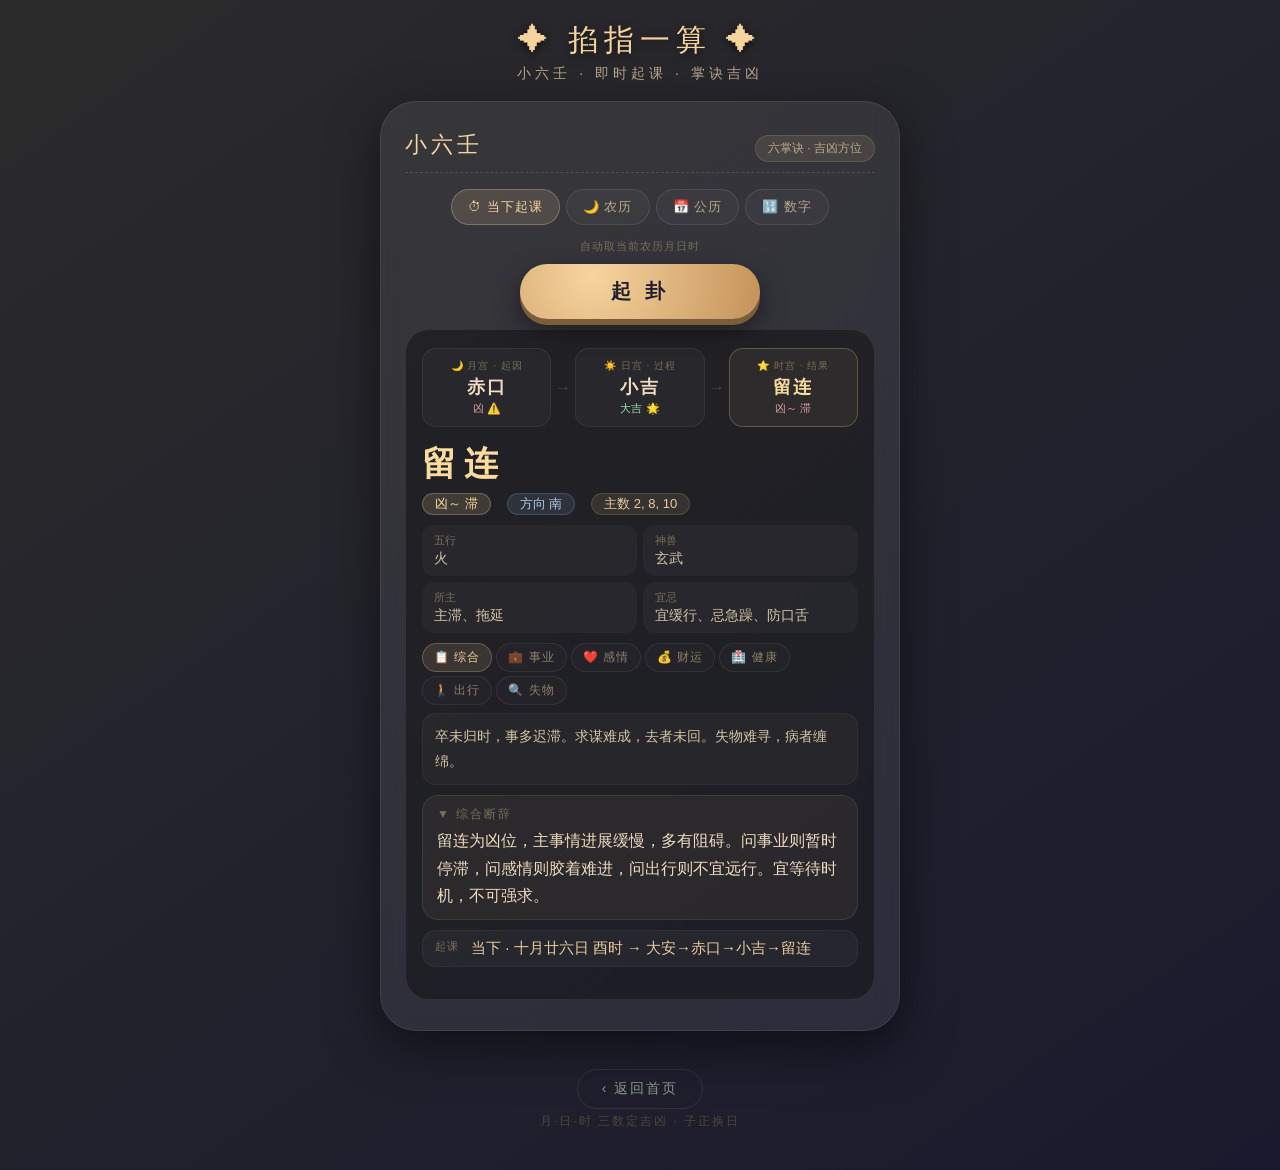
<file: tools.html>
<!DOCTYPE html>
<html lang="zh-CN">
<head>
    <meta charset="UTF-8" />
    <meta name="viewport" content="width=device-width, initial-scale=1.0, maximum-scale=1.0, user-scalable=no" />
    <title>掐指一算 · 小六壬</title>
    <script src="./lunar.js"></script>
    <style>
        * { margin: 0; padding: 0; box-sizing: border-box; }
        body {
            min-height: 100vh;
            background: linear-gradient(145deg, #2b2b2b 0%, #1a1a2e 100%);
            font-family: 'Segoe UI', 'PingFang SC', Roboto, 'Microsoft YaHei', sans-serif;
            padding: 20px 16px 40px;
            display: flex;
            flex-direction: column;
            align-items: center;
        }
        .main-title { text-align: center; margin-bottom: 18px; }
        .main-title h1 {
            font-size: 30px; letter-spacing: 6px; color: #f7d49e;
            text-shadow: 0 2px 10px rgba(0,0,0,0.6); font-weight: 400;
        }
        .main-title .sub {
            font-size: 14px; color: #b8a98a; letter-spacing: 4px; margin-top: 4px;
        }

        .card {
            background: rgba(255,255,255,0.07);
            backdrop-filter: blur(12px);
            -webkit-backdrop-filter: blur(12px);
            border-radius: 36px;
            padding: 28px 24px 30px;
            max-width: 520px; width: 100%;
            box-shadow: 0 16px 50px rgba(0,0,0,0.5);
            border: 1px solid rgba(255,255,255,0.08);
            color: #f0e6d0; margin-bottom: 24px;
        }
        .card-header {
            display: flex; align-items: baseline; justify-content: space-between;
            border-bottom: 1px dashed rgba(255,215,150,0.15);
            padding-bottom: 10px; margin-bottom: 16px; flex-wrap: wrap; gap: 6px;
        }
        .card-header h2 { font-size: 22px; letter-spacing: 4px; font-weight: 400; color: #f7d49e; }
        .card-header .badge {
            font-size: 12px; color: #b8a98a; background: rgba(255,215,150,0.1);
            padding: 4px 12px; border-radius: 20px; border: 1px solid rgba(255,215,150,0.15);
        }

        /* ===== 模式选择 ===== */
        .mode-tabs {
            display: flex; gap: 6px; justify-content: center; margin-bottom: 14px; flex-wrap: wrap;
        }
        .mode-tab {
            padding: 8px 16px; border-radius: 22px;
            border: 1px solid rgba(255,215,150,0.12);
            background: rgba(255,255,255,0.03);
            color: #b8a98a; font-size: 13px; cursor: pointer;
            transition: all 0.2s; letter-spacing: 1px; white-space: nowrap;
        }
        .mode-tab.active {
            background: rgba(247,212,158,0.14);
            border-color: rgba(247,212,158,0.28);
            color: #f7d49e;
        }
        .mode-tab:hover { background: rgba(255,255,255,0.06); }

        /* ===== 输入区 ===== */
        .input-panel { display: none; margin-bottom: 10px; }
        .input-panel.show { display: block; }
        .input-row {
            display: flex; gap: 8px; align-items: center;
            justify-content: center; flex-wrap: wrap;
        }
        .input-row select, .input-row input {
            background: rgba(255,255,255,0.06);
            border: 1px solid rgba(255,215,150,0.12);
            padding: 10px 12px; border-radius: 30px; color: #f0e6d0;
            font-size: 15px; outline: none; text-align: center;
            min-width: 60px;
        }
        .input-row select:focus, .input-row input:focus { border-color: #f7d49e; }
        .input-row input[type="date"] { width: 170px; }
        .input-row input[type="number"] { width: 80px; }
        .input-hint {
            font-size: 11px; color: #7a6e58; text-align: center; margin-top: 8px; letter-spacing: 1px;
        }

        .btn-wrap { text-align: center; margin: 10px 0; }
        .calc-btn {
            background: radial-gradient(circle at 30% 20%, #f7d49e, #c4925a);
            border: none; padding: 14px 36px; font-size: 20px; font-weight: 600;
            color: #1e1e2f; border-radius: 50px; cursor: pointer;
            box-shadow: 0 6px 0 #7a5e3a, 0 10px 24px rgba(0,0,0,0.5);
            letter-spacing: 4px; transition: all 0.12s ease;
            width: 100%; max-width: 240px;
        }
        .calc-btn:active { transform: translateY(5px); box-shadow: 0 1px 0 #7a5e3a; }
        .calc-btn:hover { filter: brightness(1.08); }

        .result-box {
            background: rgba(0,0,0,0.35); border-radius: 24px;
            padding: 18px 16px 20px; border: 1px solid rgba(255,200,150,0.1);
            min-height: 80px;
        }
        .empty-state {
            color: #8f8068; font-size: 16px; letter-spacing: 2px;
            padding: 20px 0; text-align: center;
        }

        /* ===== 共用组件 ===== */
        .info-bar {
            display: flex; flex-wrap: wrap; gap: 6px 12px;
            padding: 8px 12px; background: rgba(255,255,255,0.04);
            border-radius: 14px; border: 1px solid rgba(255,215,150,0.06);
            margin-bottom: 12px;
        }
        .info-bar .label { font-size: 11px; color: #7a6e58; letter-spacing: 1px; }
        .info-bar .value { font-size: 15px; color: #eacc9a; font-weight: 500; }
        .info-bar .sep { color: #4f4538; }

        .tag {
            display: inline-block; padding: 1px 12px; border-radius: 14px;
            font-size: 13px; background: rgba(255,215,150,0.10);
            border: 1px solid rgba(255,200,150,0.15); color: #eacc9a;
        }
        .tag-green { background: rgba(100,200,150,0.12); border-color: rgba(100,200,150,0.2); color: #a0d8b0; }
        .tag-red { background: rgba(220,100,100,0.12); border-color: rgba(220,100,100,0.2); color: #d8a0a0; }
        .tag-gold { background: rgba(247,212,158,0.15); border-color: rgba(247,212,158,0.25); color: #fadc9f; }
        .tag-blue { background: rgba(140,180,220,0.12); border-color: rgba(140,180,220,0.2); color: #b0c8e0; }

        /* ===== 三宫解读 ===== */
        .three-palace {
            display: grid; grid-template-columns: 1fr auto 1fr auto 1fr;
            gap: 4px; align-items: center; margin-bottom: 14px;
        }
        .three-palace .tp-step {
            background: rgba(255,255,255,0.03); border-radius: 14px;
            padding: 10px 6px; text-align: center;
            border: 1px solid rgba(255,215,150,0.08);
        }
        .three-palace .tp-label { font-size: 10px; color: #7a6e58; letter-spacing: 1px; }
        .three-palace .tp-name { font-size: 18px; font-weight: 600; color: #f0dcc0; margin-top: 2px; letter-spacing: 2px; }
        .three-palace .tp-attr { font-size: 11px; margin-top: 2px; }
        .three-palace .tp-arrow { color: #4f4538; font-size: 16px; text-align: center; }
        .three-palace .tp-final { border-color: rgba(247,212,158,0.25); background: rgba(247,212,158,0.06); }

        /* ===== 分类断辞标签 ===== */
        .cat-tabs {
            display: flex; gap: 4px; flex-wrap: wrap; margin: 10px 0 8px;
        }
        .cat-tab {
            padding: 5px 11px; border-radius: 16px; font-size: 12px;
            cursor: pointer; transition: all 0.2s; letter-spacing: 1px;
            border: 1px solid rgba(255,215,150,0.08);
            background: rgba(255,255,255,0.02); color: #8f8068;
        }
        .cat-tab.active {
            background: rgba(247,212,158,0.12);
            border-color: rgba(247,212,158,0.25); color: #f7d49e;
        }
        .cat-tab:hover { background: rgba(255,255,255,0.05); }
        .cat-content {
            font-size: 14px; line-height: 1.8; color: #d4c5a6;
            padding: 10px 12px; background: rgba(255,215,150,0.04);
            border-radius: 14px; border: 1px solid rgba(255,200,150,0.06);
            min-height: 40px;
        }

        /* ===== 小六壬结果 ===== */
        .xlr-result .gua-name {
            font-size: 34px; font-weight: 600; letter-spacing: 8px;
            color: #fadc9f; margin: 2px 0;
        }
        .xlr-result .gua-row {
            display: flex; flex-wrap: wrap; align-items: center;
            gap: 8px 16px; margin: 6px 0 8px;
        }
        .xlr-result .gua-detail-grid {
            display: grid; grid-template-columns: 1fr 1fr; gap: 6px; margin: 10px 0;
        }
        .xlr-result .gd-item {
            background: rgba(255,255,255,0.03); border-radius: 12px;
            padding: 8px 12px; font-size: 14px;
        }
        .gd-item .gd-label { font-size: 11px; color: #7a6e58; }
        .gd-item .gd-value { color: #d4c5a6; margin-top: 2px; }

        .xlr-result .gua-judge {
            padding: 10px 14px; background: rgba(255,215,150,0.06);
            border-radius: 16px; border: 1px solid rgba(255,200,150,0.1);
            margin-top: 10px;
        }
        .gua-judge .jg-label { font-size: 12px; color: #7a6e58; letter-spacing: 2px; }
        .gua-judge .jg-text { font-size: 16px; color: #f0dcc0; margin-top: 4px; line-height: 1.7; }

        .footer { text-align: center; font-size: 12px; color: #4f4538; letter-spacing: 2px; margin-top: 4px; }
        .back-link { text-align: center; margin-top: 14px; }
        .back-link a {
            color: #8a9a90; text-decoration: none; font-size: 14px;
            letter-spacing: 2px; border: 1px solid rgba(255,215,150,0.1);
            padding: 10px 24px; border-radius: 30px; display: inline-block;
            transition: all 0.2s;
        }
        .back-link a:hover { border-color: rgba(255,215,150,0.25); color: #b8a98a; }

        @media (max-width: 420px) {
            body { padding: 14px 12px 30px; }
            .card { padding: 20px 16px 22px; border-radius: 28px; }
            .card-header h2 { font-size: 20px; }
            .xlr-result .gua-name { font-size: 28px; }
            .calc-btn { font-size: 18px; padding: 12px 28px; max-width: 200px; }
            .xlr-result .gua-detail-grid { grid-template-columns: 1fr 1fr; }
            .three-palace .tp-name { font-size: 15px; }
        }
    </style>
</head>
<body>

<div class="main-title">
    <h1>✦ 掐指一算 ✦</h1>
    <div class="sub">小六壬 · 即时起课 · 掌诀吉凶</div>
</div>

<div class="card">
    <div class="card-header">
        <h2>小六壬</h2>
        <span class="badge">六掌诀 · 吉凶方位</span>
    </div>

    <!-- 模式选择 -->
    <div class="mode-tabs">
        <span class="mode-tab active" data-mode="auto">⏱ 当下起课</span>
        <span class="mode-tab" data-mode="lunar">🌙 农历</span>
        <span class="mode-tab" data-mode="solar">📅 公历</span>
        <span class="mode-tab" data-mode="num">🔢 数字</span>
    </div>

    <!-- 当下起课：只需按钮 -->
    <div class="input-panel show" id="panelAuto">
        <div class="input-hint">自动取当前农历月日时</div>
    </div>

    <!-- 农历输入 -->
    <div class="input-panel" id="panelLunar">
        <div class="input-row">
            <select id="lunMonth"></select>
            <span style="color:#7a6e58;">月</span>
            <select id="lunDay"></select>
            <span style="color:#7a6e58;">日</span>
            <select id="lunHour"></select>
            <span style="color:#7a6e58;">时</span>
        </div>
    </div>

    <!-- 公历输入 -->
    <div class="input-panel" id="panelSolar">
        <div class="input-row">
            <input type="date" id="solarDate" />
            <select id="solarHour"></select>
            <span style="color:#7a6e58;">时</span>
        </div>
    </div>

    <!-- 数字起卦 -->
    <div class="input-panel" id="panelNum">
        <div class="input-row">
            <input type="number" id="num1" placeholder="数一" min="1" value="" />
            <input type="number" id="num2" placeholder="数二" min="1" value="" />
            <input type="number" id="num3" placeholder="数三" min="1" value="" />
        </div>
        <div class="input-hint">随意三个正整数 · 心诚则灵</div>
    </div>

    <div class="btn-wrap">
        <button class="calc-btn" id="btnXlr">起 卦</button>
    </div>

    <!-- 结果区 -->
    <div class="result-box" id="xlrBox">
        <div class="empty-state" id="xlrEmpty">选择模式 · 点击起卦</div>
        <div class="xlr-result" id="xlrContent" style="display:none;">

            <!-- 三宫 -->
            <div class="three-palace" id="threePalace"></div>

            <div class="gua-name" id="xlrName"></div>
            <div class="gua-row">
                <span class="tag tag-gold" id="xlrAttr"></span>
                <span class="tag tag-blue" id="xlrDir"></span>
                <span class="tag" id="xlrNum"></span>
            </div>

            <div class="gua-detail-grid">
                <div class="gd-item">
                    <div class="gd-label">五行</div>
                    <div class="gd-value" id="xlrWx"></div>
                </div>
                <div class="gd-item">
                    <div class="gd-label">神兽</div>
                    <div class="gd-value" id="xlrShen"></div>
                </div>
                <div class="gd-item">
                    <div class="gd-label">所主</div>
                    <div class="gd-value" id="xlrSuoZhu"></div>
                </div>
                <div class="gd-item">
                    <div class="gd-label">宜忌</div>
                    <div class="gd-value" id="xlrYj"></div>
                </div>
            </div>

            <!-- 分类断辞 -->
            <div class="cat-tabs" id="catTabs"></div>
            <div class="cat-content" id="catContent"></div>

            <div class="gua-judge" style="margin-top:10px;">
                <div class="jg-label">▼ 综合断辞</div>
                <div class="jg-text" id="xlrJudge"></div>
            </div>

            <div class="info-bar" style="margin-top:10px;">
                <span class="label">起课</span>
                <span class="value" id="xlrPath"></span>
            </div>
        </div>
    </div>
</div>

<div class="back-link"><a href="./index_Oracle.html">‹ 返回首页</a></div>
<div class="footer">月·日·时 三数定吉凶 · 子正换日</div>

<script>
(function() {
    if (typeof Lunar === 'undefined') {
        document.body.innerHTML = '<div style="color:#f0e6d0;text-align:center;padding:60px 20px;font-size:18px;">⚠️ lunar.js 未加载，请确认文件路径正确。</div>';
        return;
    }

    // ========== 常量 ==========
    const SHICHEN = ['子','丑','寅','卯','辰','巳','午','未','申','酉','戌','亥'];
    const CAT_KEYS = ['general','career','love','wealth','health','travel','lost'];
    const CAT_NAMES = ['📋 综合','💼 事业','❤️ 感情','💰 财运','🏥 健康','🚶 出行','🔍 失物'];

    // ========== 小六壬完整数据（含分类断辞） ==========
    const XLR = [
        {
            name: '大安', attr: '吉 ☘️', dir: '东', wx: '木', shen: '青龙',
            num: '1, 5, 7', suoZhu: '主静、安定', yj: '宜守成、出行吉、谋事顺',
            judge: '大安为吉位，凡事主安稳平顺。问事业则稳步上升，问感情则和睦安定，问出行则一路平安。宜静不宜躁，守成可得福。',
            cats: {
                general: '身未动时，事多安宁。求谋顺遂，出行吉利。失物去不远，病者无妨。',
                career: '事业根基稳固，宜守成不冒进。适合内部晋升、长期规划，跳槽不宜。稳步前行，自有收获。',
                love: '关系和睦稳定，相互信任。单身者有望遇正缘，已婚者家宅安宁。感情如春日暖阳，温润长久。',
                wealth: '正财稳定，偏财小吉。宜储蓄理财，不宜投机冒险。东方求财有利，细水长流为上策。',
                health: '身体状况良好，小病易愈。注意肝胆保养，保持作息规律即可。身心安泰，无须过虑。',
                travel: '出行平安顺利，东方大利。路途无阻，适合短途旅行或返乡。一路顺风，吉人天相。',
                lost: '失物未远，多在东方或原处附近。细心寻找一两日内可得，不妨问身边人。'
            }
        },
        {
            name: '留连', attr: '凶～ 滞', dir: '南', wx: '火', shen: '玄武',
            num: '2, 8, 10', suoZhu: '主滞、拖延', yj: '宜缓行、忌急躁、防口舌',
            judge: '留连为凶位，主事情进展缓慢，多有阻碍。问事业则暂时停滞，问感情则胶着难进，问出行则不宜远行。宜等待时机，不可强求。',
            cats: {
                general: '卒未归时，事多迟滞。求谋难成，去者未回。失物难寻，病者缠绵。',
                career: '进展停滞，多遇拖延。宜耐心等待，不可强求。文书合同需再三确认，细节处防出错。',
                love: '关系胶着难进，沟通不畅。宜冷静反思，不宜在此时做重大决定。给彼此一些空间。',
                wealth: '财运低迷，开支增多。不宜投资借贷，守成为上。谨防被骗，钱财进出需三思。',
                health: '小病缠绵难愈，注意肠胃消化。宜清淡饮食，多休息少操劳。调养为主，不急不躁。',
                travel: '出行不利，易有延误。若必须出行宜提前准备，南方尤其需谨慎。建议改期。',
                lost: '失物难寻，可能已被移动。向南方寻找或许有线索，但不宜抱太大希望。'
            }
        },
        {
            name: '速喜', attr: '吉 🔥', dir: '南', wx: '火', shen: '朱雀',
            num: '3, 6, 9', suoZhu: '主速、喜讯', yj: '宜迅速、利求财、主南行',
            judge: '速喜为大吉位，主喜事来临、迅速如意。问事业则快速进展，问感情则喜讯将至，问出行则一路顺风。凡事积极主动，可获速效。',
            cats: {
                general: '人便至时，喜事将临。求财向南行，失物在坤方。行人立便至，官事得理。',
                career: '机会来临，进展快速。宜抓住时机主动出击，适合谈判、签约、面试。风口之上，顺势而为。',
                love: '喜讯将至，关系升温。单身者桃花运旺，恋爱好时机；已婚者感情甜蜜。心动不如行动。',
                wealth: '偏财大旺，适合投资求财。南方尤其有利，但需见好就收不宜贪。快进快出，把握时机。',
                health: '身体恢复迅速，精力充沛。注意心火过旺，保持情绪平和。活力满满，适合运动。',
                travel: '出行大利，一路顺风。适合远行、出差，南方最吉。说走就走，畅行无阻。',
                lost: '失物可寻，在南方或热闹处。尽快寻找，三日内有望找回。机不可失，速去寻回。'
            }
        },
        {
            name: '赤口', attr: '凶 ⚠️', dir: '西', wx: '金', shen: '白虎',
            num: '4, 7, 10', suoZhu: '主口舌、是非', yj: '宜隐忍、防争执、忌西方',
            judge: '赤口为凶位，主口舌之争、官非破财。问事业则易与人冲突，问感情则有争执之象，问出行则不宜向西。宜以和为贵，忍让为先。',
            cats: {
                general: '官事凶时，口舌是非多。失物急寻方可得，病者宜祷不宜拖。',
                career: '易与人发生争执口舌，职场人际关系紧张。宜低调行事，不可正面冲突。忍一时风平浪静。',
                love: '口舌之争难免，小矛盾易升级。宜多听少说，以退为进。不宜此时提分手，冷静后再沟通。',
                wealth: '破财之象，易因口舌是非损财。不宜签约、担保、借贷。西方求财不利，守住现有为上。',
                health: '注意呼吸系统、肺部问题。少说话多养气，避免烟酒刺激。咽喉保养不可忽视。',
                travel: '出行不利，西方尤其不宜。路途中易有纠纷或意外，建议改期。谨慎出行，安全第一。',
                lost: '失物难寻，可能已被人拾走。向西方寻找希望渺茫，不如重新购置。放下执念。'
            }
        },
        {
            name: '小吉', attr: '大吉 🌟', dir: '北', wx: '水', shen: '六合',
            num: '1, 5, 7, 8', suoZhu: '主和合、喜事', yj: '宜交易、利婚姻、喜北方',
            judge: '小吉为大吉位，主万事和合、喜气洋洋。问事业则合作顺利，问感情则姻缘美满，问出行则贵人相助。凡事皆宜，百无禁忌。',
            cats: {
                general: '人来喜时，万事和合。交易可成，婚姻大吉。行人立便至，病者自安康。',
                career: '合作顺利，贵人相助。适合合伙创业、团队协作、商务谈判。百事顺遂，贵人自会来。',
                love: '姻缘大吉，关系和谐美满。单身者易遇良缘，已婚者和睦恩爱。适合求婚、订婚、结婚。',
                wealth: '财运亨通，合作生财。偏正财皆旺，北方尤其有利。适合投资合伙，互利共赢。',
                health: '身心安康，病者速愈。保持良好生活习惯，健康无忧。心情愉悦是最好的良药。',
                travel: '出行大利，贵人相伴。适合长途旅行，北方最吉。一路顺遂，旅途愉快。',
                lost: '失物容易找回，在北方或亲密朋友处。询问身边人或有线索，失而复得之喜。'
            }
        },
        {
            name: '空亡', attr: '大凶 💀', dir: '中央', wx: '土', shen: '勾陈',
            num: '2, 5, 8, 10', suoZhu: '主落空、虚耗', yj: '宜静守、忌远行、防破财',
            judge: '空亡为大凶位，主谋事落空、劳而无功。问事业则徒劳无功，问感情则一场空梦，问出行则不宜。宜静心修养，待时而动。',
            cats: {
                general: '音信稀时，谋事难成。求财无利，行人有灾。失物寻不见，病者难安康。',
                career: '谋事落空，劳而无功。宜静不宜动，不适合跳槽、创业、新项目启动。韬光养晦，以待来时。',
                love: '缘分未到，强求无益。不宜表白或求婚，宜静心等待更好的时机。空窗期也是修养期。',
                wealth: '财运落空，投资失利风险高。宜保守理财，切忌贪心。提防诈骗，钱财之事格外谨慎。',
                health: '身体虚弱，精神状态不佳。宜静养休息，避免劳累过度。注意脾胃，清淡饮食为要。',
                travel: '出行不利，易有意外。建议取消或延期，居家为宜。非去不可时做好万全准备。',
                lost: '失物难寻，可能已彻底丢失。不如放下执念，接受现实。旧的不去新的不来。'
            }
        }
    ];

    // ========== 小六壬算法 ==========
    function calcXlrIndex(m, d, h) {
        let i = (m - 1) % 6;
        let i1 = i; // 月宫
        i = (i + (d - 1)) % 6;
        let i2 = i; // 日宫
        i = (i + (h - 1)) % 6;
        let i3 = i; // 时宫
        return { moonIdx: i1, dayIdx: i2, hourIdx: i3 };
    }

    // ========== 三宫 HTML ==========
    function renderThreePalace(idxs) {
        const m = XLR[idxs.moonIdx];
        const d = XLR[idxs.dayIdx];
        const h = XLR[idxs.hourIdx];
        let html = '';
        // 月宫
        html += '<div class="tp-step"><div class="tp-label">🌙 月宫 · 起因</div>';
        html += '<div class="tp-name">'+m.name+'</div>';
        html += '<div class="tp-attr" style="color:'+(m.attr.includes('吉')&&!m.attr.includes('凶')?'#a0d8b0':'#d8a0a0')+'">'+m.attr+'</div></div>';
        html += '<div class="tp-arrow">→</div>';
        // 日宫
        html += '<div class="tp-step"><div class="tp-label">☀️ 日宫 · 过程</div>';
        html += '<div class="tp-name">'+d.name+'</div>';
        html += '<div class="tp-attr" style="color:'+(d.attr.includes('吉')&&!d.attr.includes('凶')?'#a0d8b0':'#d8a0a0')+'">'+d.attr+'</div></div>';
        html += '<div class="tp-arrow">→</div>';
        // 时宫 (最终)
        html += '<div class="tp-step tp-final"><div class="tp-label">⭐ 时宫 · 结果</div>';
        html += '<div class="tp-name" style="color:#fadc9f;">'+h.name+'</div>';
        html += '<div class="tp-attr" style="color:'+(h.attr.includes('吉')&&!h.attr.includes('凶')?'#a0d8b0':'#d8a0a0')+'">'+h.attr+'</div></div>';
        document.getElementById('threePalace').innerHTML = html;
    }

    // ========== 分类断辞标签 ==========
    let currentCat = 'general';
    let currentGua = null;

    function renderCatTabs() {
        let html = '';
        CAT_KEYS.forEach(function(k, i) {
            html += '<span class="cat-tab'+(k===currentCat?' active':'')+'" data-cat="'+k+'">'+CAT_NAMES[i]+'</span>';
        });
        document.getElementById('catTabs').innerHTML = html;

        // 绑定事件
        document.querySelectorAll('#catTabs .cat-tab').forEach(function(el) {
            el.addEventListener('click', function() {
                currentCat = this.getAttribute('data-cat');
                document.querySelectorAll('#catTabs .cat-tab').forEach(function(t) { t.classList.remove('active'); });
                this.classList.add('active');
                if (currentGua) {
                    document.getElementById('catContent').textContent = currentGua.cats[currentCat];
                }
            });
        });
    }

    function updateCatContent(gua) {
        currentGua = gua;
        currentCat = 'general';
        document.querySelectorAll('#catTabs .cat-tab').forEach(function(t) {
            t.classList.toggle('active', t.getAttribute('data-cat') === 'general');
        });
        document.getElementById('catContent').textContent = gua.cats.general;
    }

    // ========== 主更新函数 ==========
    function updateXlr(m, d, h, pathStr) {
        var idxs = calcXlrIndex(m, d, h);
        var g = XLR[idxs.hourIdx];

        document.getElementById('xlrEmpty').style.display = 'none';
        document.getElementById('xlrContent').style.display = 'block';

        // 三宫
        renderThreePalace(idxs);

        // 基本信息
        document.getElementById('xlrName').textContent = g.name;
        document.getElementById('xlrAttr').textContent = g.attr;
        document.getElementById('xlrDir').textContent = '方向 ' + g.dir;
        document.getElementById('xlrNum').textContent = '主数 ' + g.num;
        document.getElementById('xlrWx').textContent = g.wx;
        document.getElementById('xlrShen').textContent = g.shen;
        document.getElementById('xlrSuoZhu').textContent = g.suoZhu;
        document.getElementById('xlrYj').textContent = g.yj;
        document.getElementById('xlrJudge').textContent = g.judge;

        // 分类断辞
        updateCatContent(g);

        // 起课路径
        document.getElementById('xlrPath').textContent = pathStr;
    }

    // ========== 模式处理 ==========
    var currentMode = 'auto';

    function switchMode(mode) {
        currentMode = mode;
        document.querySelectorAll('.mode-tab').forEach(function(t) { t.classList.remove('active'); });
        document.querySelector('.mode-tab[data-mode="'+mode+'"]').classList.add('active');
        document.querySelectorAll('.input-panel').forEach(function(p) { p.classList.remove('show'); });
        document.getElementById('panel'+mode.charAt(0).toUpperCase()+mode.slice(1)).classList.add('show');
    }

    document.querySelectorAll('.mode-tab').forEach(function(tab) {
        tab.addEventListener('click', function() {
            switchMode(this.getAttribute('data-mode'));
        });
    });

    // 初始化农历选择器
    function initLunarSelects() {
        var mSel = document.getElementById('lunMonth');
        var dSel = document.getElementById('lunDay');
        var hSel = document.getElementById('lunHour');
        for (var i=1; i<=12; i++) {
            var opt = document.createElement('option');
            opt.value = i;
            opt.textContent = (i<10?' ':'') + i + ' 月';
            mSel.appendChild(opt);
        }
        for (var j=1; j<=30; j++) {
            var opt2 = document.createElement('option');
            opt2.value = j;
            opt2.textContent = (j<10?' ':'') + j + ' 日';
            dSel.appendChild(opt2);
        }
        SHICHEN.forEach(function(n, idx) {
            var opt3 = document.createElement('option');
            opt3.value = idx;
            opt3.textContent = n + ' 时 ('+(idx*2===0?24:idx*2)+'时区)';
            hSel.appendChild(opt3);
        });
    }

    function initSolarSelects() {
        var hSel = document.getElementById('solarHour');
        SHICHEN.forEach(function(n, idx) {
            var opt = document.createElement('option');
            opt.value = idx;
            opt.textContent = n + ' 时';
            hSel.appendChild(opt);
        });
        // 默认今天
        var today = new Date();
        document.getElementById('solarDate').value = today.getFullYear()+'-'+
            String(today.getMonth()+1).padStart(2,'0')+'-'+
            String(today.getDate()).padStart(2,'0');
    }

    // ========== 起卦处理 ==========
    function handleCalc() {
        var m, d, h, pathStr;

        if (currentMode === 'auto') {
            var now = new Date();
            var l = Lunar.fromDate(now);
            m = l.getMonth();
            d = l.getDay();
            h = l.getTimeZhiIndex() + 1;
            var p1 = XLR[(m-1)%6].name;
            var p2 = XLR[((m-1)%6 + d - 1)%6].name;
            pathStr = '当下 · '+l.getMonthInChinese()+'月'+l.getDayInChinese()+'日 '+SHICHEN[l.getTimeZhiIndex()]+'时 → 大安→'+p1+'→'+p2+'→'+XLR[((m-1)%6+d-1+h-1)%6].name;
        } else if (currentMode === 'lunar') {
            m = parseInt(document.getElementById('lunMonth').value);
            d = parseInt(document.getElementById('lunDay').value);
            h = parseInt(document.getElementById('lunHour').value) + 1;
            var p1 = XLR[(m-1)%6].name;
            var p2 = XLR[((m-1)%6 + d - 1)%6].name;
            pathStr = '农历 '+m+'月'+d+'日 '+SHICHEN[h-1]+'时 → 大安→'+p1+'→'+p2+'→'+XLR[((m-1)%6+d-1+h-1)%6].name;
        } else if (currentMode === 'solar') {
            var dateVal = document.getElementById('solarDate').value;
            if (!dateVal) { alert('请选择公历日期'); return; }
            var parts = dateVal.split('-');
            var sd = new Date(parseInt(parts[0]), parseInt(parts[1])-1, parseInt(parts[2]));
            var l = Lunar.fromDate(sd);
            m = l.getMonth();
            d = l.getDay();
            h = parseInt(document.getElementById('solarHour').value) + 1;
            var p1 = XLR[(m-1)%6].name;
            var p2 = XLR[((m-1)%6 + d - 1)%6].name;
            pathStr = '公历 '+dateVal+' '+SHICHEN[h-1]+'时 → 农历'+l.getMonthInChinese()+'月'+l.getDayInChinese()+'日 → 大安→'+p1+'→'+p2+'→'+XLR[((m-1)%6+d-1+h-1)%6].name;
        } else if (currentMode === 'num') {
            var n1 = parseInt(document.getElementById('num1').value);
            var n2 = parseInt(document.getElementById('num2').value);
            var n3 = parseInt(document.getElementById('num3').value);
            if (isNaN(n1)||isNaN(n2)||isNaN(n3)||n1<1||n2<1||n3<1) {
                alert('请输入三个大于 0 的正整数');
                return;
            }
            m = n1; d = n2; h = n3;
            var p1 = XLR[(n1-1)%6].name;
            var p2 = XLR[((n1-1)%6 + n2 - 1)%6].name;
            pathStr = '数字起卦 ['+n1+'·'+n2+'·'+n3+'] → 大安→'+p1+'→'+p2+'→'+XLR[((n1-1)%6+n2-1+n3-1)%6].name;
        }

        updateXlr(m, d, h, pathStr);
    }

    // ========== 事件绑定 ==========
    document.getElementById('btnXlr').addEventListener('click', handleCalc);

    // ========== 初始化 ==========
    window.addEventListener('DOMContentLoaded', function() {
        initLunarSelects();
        initSolarSelects();
        renderCatTabs();
        // 自动起一卦
        setTimeout(handleCalc, 150);
    });

})();
</script>
</body>
</html>
</file>
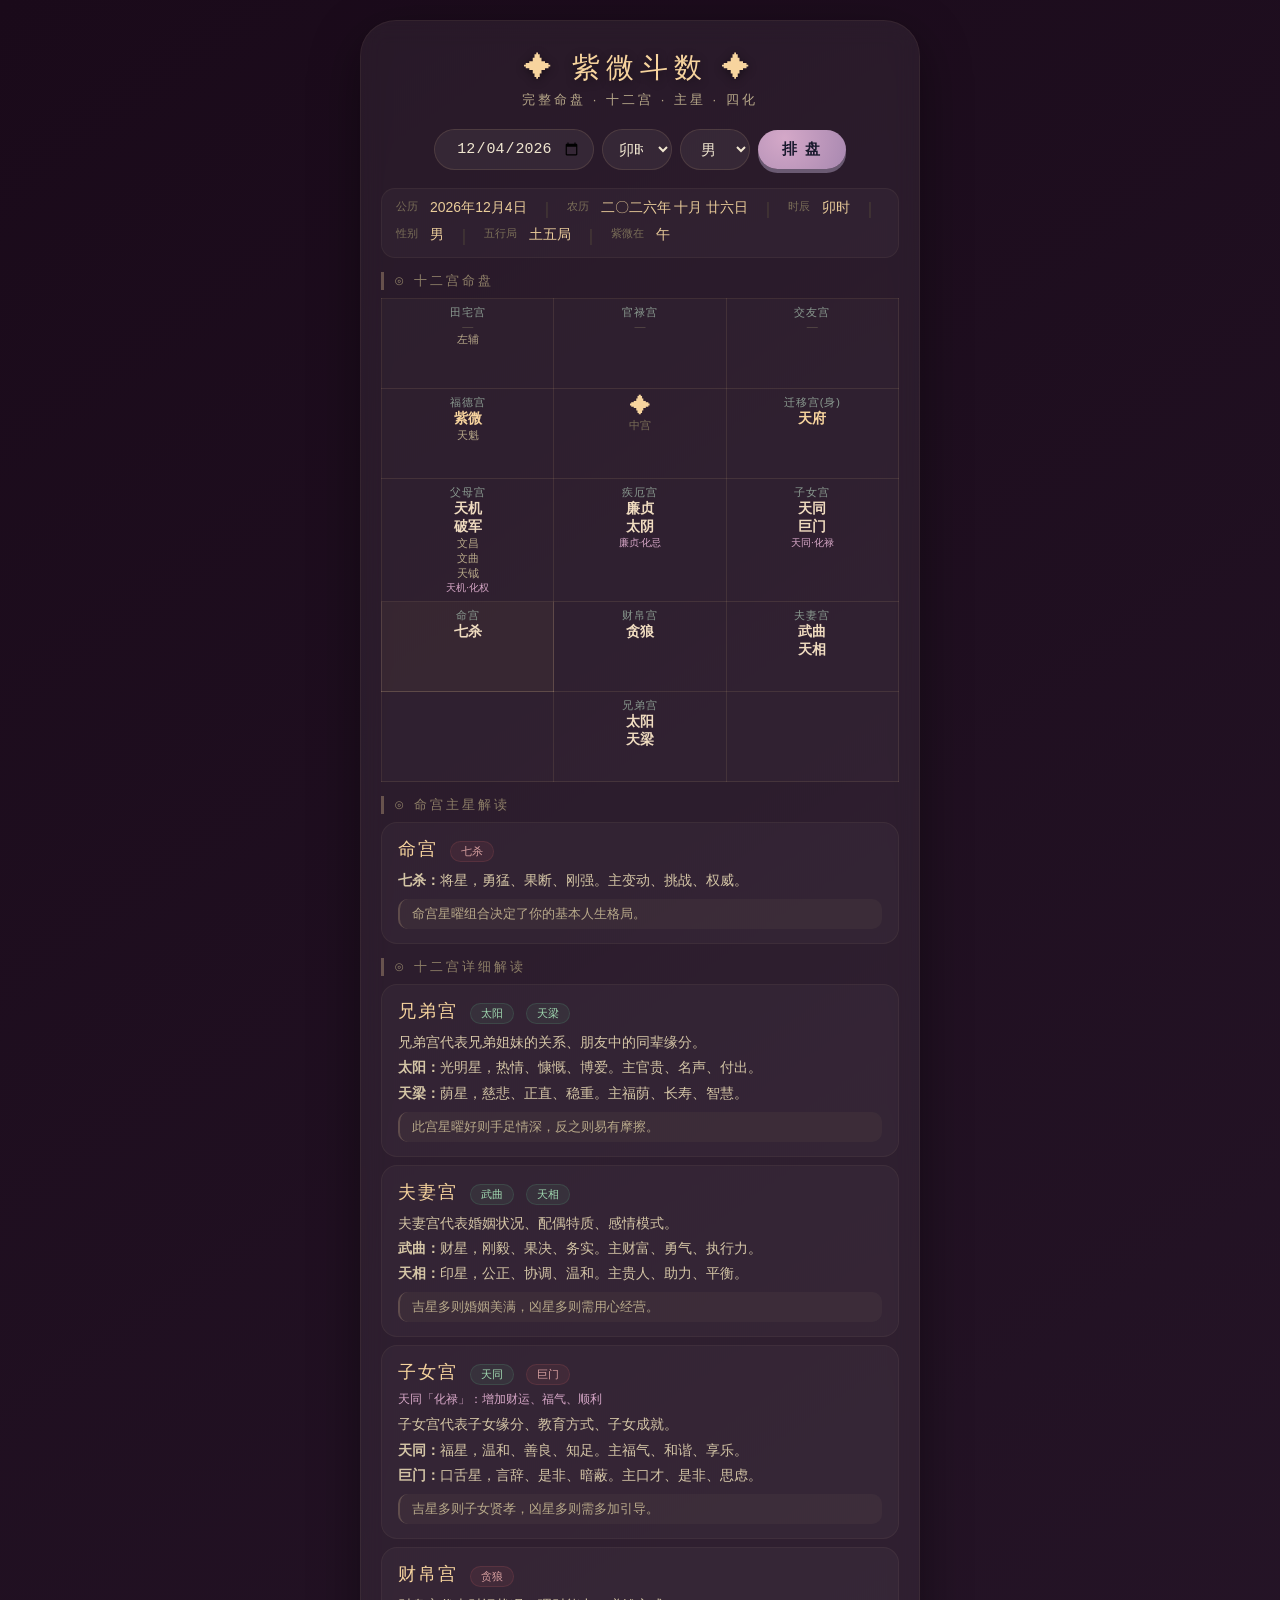
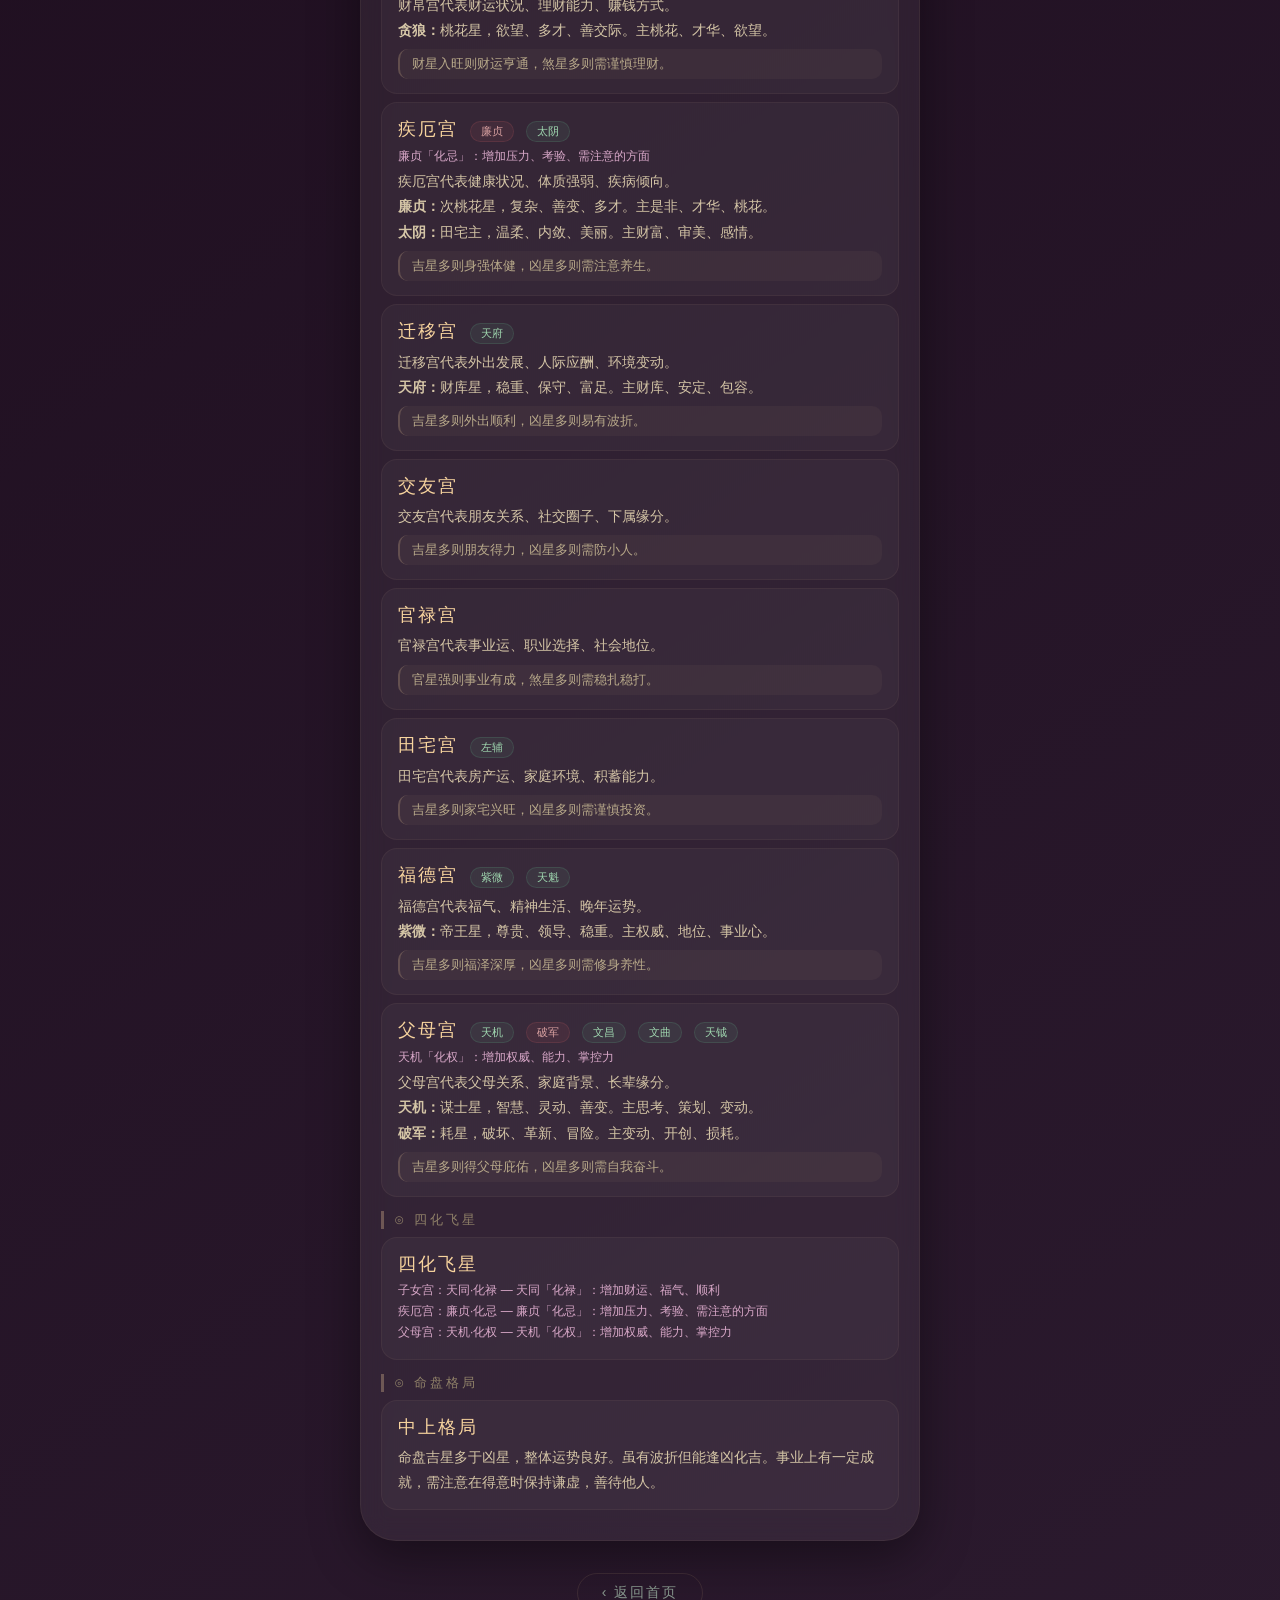
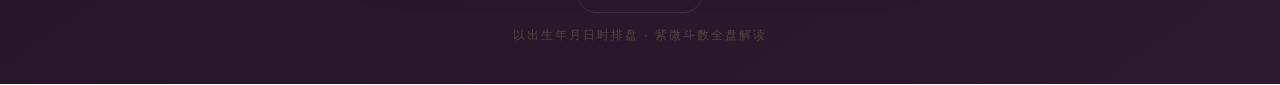
<file: ziwei.html>
<!DOCTYPE html>
<html lang="zh-CN">
<head>
    <meta charset="UTF-8" />
    <meta name="viewport" content="width=device-width, initial-scale=1.0, maximum-scale=1.0, user-scalable=no" />
    <title>紫微斗数 · 完整命盘</title>
    <!-- 引入 lunar.js 用于农历转换 -->
    <script src="./lunar.js"></script>
    <style>
        * { margin: 0; padding: 0; box-sizing: border-box; }
        body {
            min-height: 100vh;
            background: linear-gradient(145deg, #1a0a1a 0%, #2b1a2e 100%);
            font-family: 'Segoe UI', 'PingFang SC', Roboto, 'Microsoft YaHei', sans-serif;
            padding: 20px 14px 40px;
            color: #f0e6d0;
            display: flex;
            flex-direction: column;
            align-items: center;
        }
        .main-card {
            background: rgba(255,255,255,0.06);
            backdrop-filter: blur(12px);
            -webkit-backdrop-filter: blur(12px);
            border-radius: 36px;
            padding: 28px 20px 30px;
            max-width: 560px;
            width: 100%;
            box-shadow: 0 16px 50px rgba(0,0,0,0.4);
            border: 1px solid rgba(255,215,150,0.06);
            margin-bottom: 18px;
        }
        .header { text-align: center; margin-bottom: 20px; }
        .header h1 {
            font-size: 28px; letter-spacing: 6px; color: #f7d49e;
            font-weight: 400; text-shadow: 0 2px 10px rgba(0,0,0,0.4);
        }
        .header .sub { font-size: 13px; color: #b8a98a; letter-spacing: 3px; margin-top: 4px; }

        .input-row {
            display: flex; gap: 8px; align-items: center;
            justify-content: center; flex-wrap: wrap; margin-bottom: 18px;
        }
        .input-row input, .input-row select {
            background: rgba(255,255,255,0.06);
            border: 1px solid rgba(255,215,150,0.12);
            padding: 10px 12px; border-radius: 30px; color: #f0e6d0;
            font-size: 15px; outline: none; text-align: center;
        }
        .input-row input:focus, .input-row select:focus { border-color: #f7d49e; }
        .input-row input[type="date"] { width: 160px; }
        .input-row select { width: 70px; }
        .input-row button {
            background: radial-gradient(circle at 30% 20%, #d4a8c8, #a888b0);
            border: none; padding: 10px 24px; border-radius: 30px;
            color: #1a1a2e; font-size: 15px; font-weight: 600; cursor: pointer;
            box-shadow: 0 4px 0 #6a5a72; transition: all 0.1s;
            letter-spacing: 2px;
        }
        .input-row button:active { transform: translateY(4px); box-shadow: 0 0 0 #6a5a72; }

        .result-area { display: none; }
        .result-area.show { display: block; }

        .info-bar {
            display: flex; flex-wrap: wrap; gap: 6px 12px;
            padding: 10px 14px; background: rgba(255,255,255,0.03);
            border-radius: 14px; border: 1px solid rgba(255,215,150,0.05);
            margin-bottom: 14px;
        }
        .info-bar .ib-l { font-size: 11px; color: #7a6e58; }
        .info-bar .ib-v { font-size: 14px; color: #eacc9a; font-weight: 500; }
        .info-bar .sep { color: #4f4538; }

        .section-title {
            font-size: 13px; color: #8f8068; letter-spacing: 3px;
            margin: 14px 0 8px; border-left: 3px solid rgba(247,212,158,0.3);
            padding-left: 10px;
        }

        /* ===== 命盘表格 ===== */
        .chart-wrap {
            overflow-x: auto; margin-bottom: 14px;
        }
        .chart-table {
            width: 100%; min-width: 340px; border-collapse: collapse;
            font-size: 13px;
        }
        .chart-table td {
            border: 1px solid rgba(255,215,150,0.1);
            padding: 6px 4px; text-align: center; vertical-align: top;
            min-width: 70px; height: 90px;
            background: rgba(255,255,255,0.02);
        }
        .chart-table td .cp-gong {
            font-size: 11px; color: #8a9a90; letter-spacing: 1px;
        }
        .chart-table td .cp-main {
            font-size: 14px; font-weight: 600; color: #f0dcc0;
        }
        .chart-table td .cp-main.major { color: #f7d49e; }
        .chart-table td .cp-assist {
            font-size: 11px; color: #b8a98a;
        }
        .chart-table td .cp-hua {
            font-size: 10px; color: #d8a8c8;
        }
        .chart-table td .cp-empty {
            font-size: 11px; color: #5a4e48;
        }
        .chart-table td.cp-self {
            background: rgba(247,212,158,0.06);
            border-color: rgba(247,212,158,0.2);
        }
        .chart-table td.cp-ji {
            border-color: rgba(220,100,100,0.15);
            background: rgba(220,100,100,0.03);
        }
        .chart-table td.cp-xiong {
            border-color: rgba(100,100,100,0.15);
            background: rgba(100,100,100,0.03);
        }

        /* ===== 宫位解读 ===== */
        .gong-list { display: flex; flex-direction: column; gap: 8px; }
        .gong-item {
            background: rgba(255,255,255,0.03);
            border-radius: 16px; padding: 14px 16px;
            border: 1px solid rgba(255,215,150,0.05);
        }
        .gong-item .gi-header {
            display: flex; flex-wrap: wrap; align-items: baseline;
            gap: 6px 12px; margin-bottom: 6px;
        }
        .gi-header .gi-name {
            font-size: 18px; font-weight: 500; color: #f7d49e;
            letter-spacing: 2px;
        }
        .gi-header .gi-stars {
            font-size: 14px; color: #f0dcc0;
        }
        .gi-header .gi-tag {
            font-size: 11px; padding: 2px 10px;
            border-radius: 12px; background: rgba(255,215,150,0.08);
            border: 1px solid rgba(255,215,150,0.1); color: #eacc9a;
        }
        .gi-header .gi-tag.good { background: rgba(100,200,150,0.08); border-color: rgba(100,200,150,0.15); color: #a0d8b0; }
        .gi-header .gi-tag.bad { background: rgba(220,100,100,0.08); border-color: rgba(220,100,100,0.15); color: #d8a0a0; }
        .gong-item .gi-hua {
            font-size: 12px; color: #d8a8c8; margin-bottom: 4px;
        }
        .gong-item .gi-meaning {
            font-size: 14px; color: #d4c5a6; line-height: 1.8;
        }
        .gong-item .gi-advice {
            margin-top: 6px; padding: 6px 12px;
            background: rgba(247,212,158,0.04);
            border-radius: 10px; font-size: 13px; color: #b8a98a;
            border-left: 2px solid rgba(247,212,158,0.2);
        }

        .back-link { text-align: center; margin-top: 14px; }
        .back-link a {
            color: #8a9a90; text-decoration: none; font-size: 14px;
            letter-spacing: 2px; border: 1px solid rgba(255,215,150,0.1);
            padding: 10px 24px; border-radius: 30px; display: inline-block;
            transition: all 0.2s;
        }
        .back-link a:hover { border-color: rgba(255,215,150,0.25); color: #b8a98a; }

        .footer { text-align: center; font-size: 12px; color: #4f4538; letter-spacing: 2px; margin-top: 14px; }
    </style>
</head>
<body>
    <div class="main-card">
        <div class="header">
            <h1>✦ 紫微斗数 ✦</h1>
            <div class="sub">完整命盘 · 十二宫 · 主星 · 四化</div>
        </div>

        <div class="input-row">
            <input type="date" id="birthDate" />
            <select id="birthHour">
                <option value="23">子时 23-01</option>
                <option value="1">丑时 01-03</option>
                <option value="3">寅时 03-05</option>
                <option value="5" selected>卯时 05-07</option>
                <option value="7">辰时 07-09</option>
                <option value="9">巳时 09-11</option>
                <option value="11">午时 11-13</option>
                <option value="13">未时 13-15</option>
                <option value="15">申时 15-17</option>
                <option value="17">酉时 17-19</option>
                <option value="19">戌时 19-21</option>
                <option value="21">亥时 21-23</option>
            </select>
            <select id="birthGender">
                <option value="M">男</option>
                <option value="F">女</option>
            </select>
            <button id="calcBtn">排 盘</button>
        </div>

        <div class="result-area" id="resultArea">

            <!-- 基本信息 -->
            <div class="info-bar" id="baseInfo"></div>

            <!-- 命盘表格 -->
            <div class="section-title">⊙ 十二宫命盘</div>
            <div class="chart-wrap">
                <table class="chart-table" id="chartTable"></table>
            </div>

            <!-- 命宫主星解说 -->
            <div class="section-title">⊙ 命宫主星解读</div>
            <div class="gong-list" id="lifeGong"></div>

            <!-- 其他十一宫解读 -->
            <div class="section-title">⊙ 十二宫详细解读</div>
            <div class="gong-list" id="allGongs"></div>

            <!-- 四化 -->
            <div class="section-title">⊙ 四化飞星</div>
            <div class="gong-item" id="huaSection"></div>

            <!-- 格局 -->
            <div class="section-title">⊙ 命盘格局</div>
            <div class="gong-item" id="patternSection"></div>

        </div>
    </div>

    <div class="back-link">
        <a href="./index.html">‹ 返回首页</a>
    </div>
    <div class="footer">以出生年月日时排盘 · 紫微斗数全盘解读</div>

    <script>
        (function() {
            // ========== 检查 lunar.js ==========
            if (typeof Lunar === 'undefined') {
                document.body.innerHTML = '<div style="color:#f0e6d0;text-align:center;padding:60px 20px;font-size:18px;">⚠️ lunar.js 未加载，请确认文件路径正确。</div>';
                return;
            }

            // ========== 常量 ==========
            const ZHI = ['子','丑','寅','卯','辰','巳','午','未','申','酉','戌','亥'];
            const SHICHEN = ['子','丑','寅','卯','辰','巳','午','未','申','酉','戌','亥'];

            // ========== 主星定义 ==========
            const ZHU_XING = {
                // 紫微系
                '紫微': { type: '紫微', yin: '阴', wx: '土', attr: '吉', desc: '帝王星，尊贵、领导、稳重。主权威、地位、事业心。' },
                '天机': { type: '紫微', yin: '阴', wx: '木', attr: '吉', desc: '谋士星，智慧、灵动、善变。主思考、策划、变动。' },
                '太阳': { type: '紫微', yin: '阳', wx: '火', attr: '吉', desc: '光明星，热情、慷慨、博爱。主官贵、名声、付出。' },
                '武曲': { type: '紫微', yin: '阴', wx: '金', attr: '吉', desc: '财星，刚毅、果决、务实。主财富、勇气、执行力。' },
                '天同': { type: '紫微', yin: '阳', wx: '水', attr: '吉', desc: '福星，温和、善良、知足。主福气、和谐、享乐。' },
                '廉贞': { type: '紫微', yin: '阴', wx: '火', attr: '凶', desc: '次桃花星，复杂、善变、多才。主是非、才华、桃花。' },
                // 天府系
                '天府': { type: '天府', yin: '阳', wx: '土', attr: '吉', desc: '财库星，稳重、保守、富足。主财库、安定、包容。' },
                '太阴': { type: '天府', yin: '阴', wx: '水', attr: '吉', desc: '田宅主，温柔、内敛、美丽。主财富、审美、感情。' },
                '贪狼': { type: '天府', yin: '阳', wx: '木', attr: '凶', desc: '桃花星，欲望、多才、善交际。主桃花、才华、欲望。' },
                '巨门': { type: '天府', yin: '阳', wx: '水', attr: '凶', desc: '口舌星，言辞、是非、暗蔽。主口才、是非、思虑。' },
                '天相': { type: '天府', yin: '阳', wx: '水', attr: '吉', desc: '印星，公正、协调、温和。主贵人、助力、平衡。' },
                '天梁': { type: '天府', yin: '阳', wx: '土', attr: '吉', desc: '荫星，慈悲、正直、稳重。主福荫、长寿、智慧。' },
                '七杀': { type: '天府', yin: '阳', wx: '金', attr: '凶', desc: '将星，勇猛、果断、刚强。主变动、挑战、权威。' },
                '破军': { type: '天府', yin: '阳', wx: '水', attr: '凶', desc: '耗星，破坏、革新、冒险。主变动、开创、损耗。' }
            };

            // ========== 辅星定义 ==========
            const FU_XING = {
                '文昌': { attr: '吉', desc: '文星，才华、学业、文艺' },
                '文曲': { attr: '吉', desc: '才星，口才、才艺、智慧' },
                '左辅': { attr: '吉', desc: '助力星，贵人、助手、福气' },
                '右弼': { attr: '吉', desc: '助力星，助力、包容、协调' },
                '天魁': { attr: '吉', desc: '天乙贵人，提携、机遇、助力' },
                '天钺': { attr: '吉', desc: '玉堂贵人，助力、偏财、意外之喜' },
                '禄存': { attr: '吉', desc: '财星，财富、储蓄、稳定' },
                '擎羊': { attr: '凶', desc: '刑星，挫折、争斗、伤害' },
                '陀罗': { attr: '凶', desc: '忌星，拖延、纠缠、阻碍' },
                '火星': { attr: '凶', desc: '煞星，急躁、冲动、灾难' },
                '铃星': { attr: '凶', desc: '煞星，忧思、烦恼、暗斗' },
                '地空': { attr: '凶', desc: '空亡，落空、虚耗、意外' },
                '地劫': { attr: '凶', desc: '劫煞，破财、损失、变动' },
                '天马': { attr: '吉', desc: '驿马，变动、远行、奔波' },
                '天刑': { attr: '凶', desc: '刑伤，疾病、官非、孤独' },
                '天姚': { attr: '凶', desc: '桃花，风流、暧昧、诱惑' }
            };

            // ========== 天干地支 ==========
            const TIAN_GAN = ['甲','乙','丙','丁','戊','己','庚','辛','壬','癸'];
            const DI_ZHI = ['子','丑','寅','卯','辰','巳','午','未','申','酉','戌','亥'];

            // ========== 紫微斗数排盘核心算法 ==========
            
            // 根据农历年月日时和性别排盘
            function paiPan(year, month, day, hour, gender) {
                // 1. 确定农历年干支、月干支、日干支
                const lunar = Lunar.fromYmd(year, month, day);
                const yearGanZhi = lunar.getYearInGanZhiExact();
                const yearGan = lunar.getYearGanExact();
                const yearZhi = lunar.getYearZhiExact();
                const monthGan = lunar.getMonthGanExact();
                const monthZhi = lunar.getMonthZhiExact();
                
                // 2. 确定命宫和身宫
                const hourZhiIdx = getHourZhiIndex(hour);
                
                // 命宫: 寅宫起正月，顺数到出生月，再逆数到出生时
                let mingGong = (2 + (month - 1)) % 12; // 寅(2)起正月
                mingGong = (mingGong - hourZhiIdx + 12) % 12;
                
                // 身宫: 寅宫起正月，顺数到出生月，再顺数到出生时
                let shenGong = (2 + (month - 1)) % 12;
                shenGong = (shenGong + hourZhiIdx) % 12;
                
                // 3. 定十二宫
                const gongNames = ['命宫','兄弟宫','夫妻宫','子女宫','财帛宫','疾厄宫','迁移宫','交友宫','官禄宫','田宅宫','福德宫','父母宫'];
                const gongs = {};
                for (let i = 0; i < 12; i++) {
                    const idx = (mingGong + i) % 12;
                    gongs[gongNames[i]] = {
                        zhiIdx: idx,
                        zhi: DI_ZHI[idx],
                        stars: [],
                        assist: [],
                        hua: [],
                        isMing: (i === 0),
                        isShen: (idx === shenGong)
                    };
                }
                
                // 4. 定紫微星位置
                // 用五行局和生日数
                const wuxingJu = getWuXingJu(yearGan, yearZhi, month, day);
                const ziWeiZhiIdx = getZiWeiPosition(yearGan, month, day, wuxingJu);
                
                // 5. 安紫微系主星
                const ziWeiStars = ['紫微','天机','空','太阳','武曲','天同','空','廉贞'];
                const ziWeiStart = ziWeiZhiIdx;
                for (let i = 0; i < ziWeiStars.length; i++) {
                    const star = ziWeiStars[i];
                    if (star === '空') continue;
                    const idx = (ziWeiStart + i) % 12;
                    for (const gongName in gongs) {
                        if (gongs[gongName].zhiIdx === idx) {
                            gongs[gongName].stars.push(star);
                        }
                    }
                }
                
                // 6. 安天府系主星
                const tianFuZhiIdx = (ziWeiZhiIdx + 12 - 4) % 12; // 天府在紫微的对面
                const tianFuStars = ['天府','太阴','贪狼','巨门','天相','天梁','七杀','破军'];
                for (let i = 0; i < tianFuStars.length; i++) {
                    const star = tianFuStars[i];
                    const idx = ((tianFuZhiIdx - i) + 12) % 12;
                    for (const gongName in gongs) {
                        if (gongs[gongName].zhiIdx === idx) {
                            gongs[gongName].stars.push(star);
                        }
                    }
                }
                
                // 7. 安辅星（简化版——仅左辅右弼文昌文曲天魁天钺）
                // 左辅: 辰宫起正月初一顺数至生日
                const zuoFuIdx = (4 + day - 1) % 12; // 辰(4)起
                for (const gongName in gongs) {
                    if (gongs[gongName].zhiIdx === zuoFuIdx) {
                        gongs[gongName].assist.push('左辅');
                    }
                }
                // 右弼: 戌宫起正月初一逆数至生日
                const youBiIdx = (10 - (day - 1) + 12) % 12; // 戌(10)起
                for (const gongName in gongs) {
                    if (gongs[gongName].zhiIdx === youBiIdx) {
                        gongs[gongName].assist.push('右弼');
                    }
                }
                // 文昌: 戌宫起子时逆数至生时
                const wenChangIdx = (10 - hourZhiIdx + 12) % 12;
                for (const gongName in gongs) {
                    if (gongs[gongName].zhiIdx === wenChangIdx) {
                        gongs[gongName].assist.push('文昌');
                    }
                }
                // 文曲: 辰宫起子时顺数至生时
                const wenQuIdx = (4 + hourZhiIdx) % 12;
                for (const gongName in gongs) {
                    if (gongs[gongName].zhiIdx === wenQuIdx) {
                        gongs[gongName].assist.push('文曲');
                    }
                }
                // 天魁: 年干定
                const tianKuiIdx = getTianKuiIndex(yearGan);
                for (const gongName in gongs) {
                    if (gongs[gongName].zhiIdx === tianKuiIdx) {
                        gongs[gongName].assist.push('天魁');
                    }
                }
                // 天钺: 年干定
                const tianYueIdx = getTianYueIndex(yearGan);
                for (const gongName in gongs) {
                    if (gongs[gongName].zhiIdx === tianYueIdx) {
                        gongs[gongName].assist.push('天钺');
                    }
                }
                
                // 8. 定四化（简化版，用年干）
                setHua(yearGan, gongs);
                
                return {
                    gongs: gongs,
                    mingGong: mingGong,
                    shenGong: shenGong,
                    yearGanZhi: yearGanZhi,
                    yearGan: yearGan,
                    yearZhi: yearZhi,
                    monthGan: monthGan,
                    monthZhi: monthZhi,
                    wuxingJu: wuxingJu,
                    ziWeiZhi: DI_ZHI[ziWeiZhiIdx]
                };
            }
            
            function getHourZhiIndex(hour) {
                // hour 是输入的小时数 0-23
                if (hour >= 23 || hour < 1) return 0; // 子时
                if (hour >= 1 && hour < 3) return 1;
                if (hour >= 3 && hour < 5) return 2;
                if (hour >= 5 && hour < 7) return 3;
                if (hour >= 7 && hour < 9) return 4;
                if (hour >= 9 && hour < 11) return 5;
                if (hour >= 11 && hour < 13) return 6;
                if (hour >= 13 && hour < 15) return 7;
                if (hour >= 15 && hour < 17) return 8;
                if (hour >= 17 && hour < 19) return 9;
                if (hour >= 19 && hour < 21) return 10;
                if (hour >= 21 && hour < 23) return 11;
                return 0;
            }
            
            function getWuXingJu(yGan, yZhi, month, day) {
                // 简化五行局
                const ganIdx = TIAN_GAN.indexOf(yGan);
                const zhiIdx = DI_ZHI.indexOf(yZhi);
                const idx = (ganIdx + zhiIdx) % 5;
                const jus = ['水二局','木三局','金四局','土五局','火六局'];
                return jus[idx];
            }
            
            function getZiWeiPosition(yGan, month, day, ju) {
                // 简化版紫微定位
                const ganIdx = TIAN_GAN.indexOf(yGan);
                // 根据生日和五行局推算
                const base = (ganIdx * 2 + day) % 12;
                return base;
            }
            
            function getTianKuiIndex(yGan) {
                const map = { '甲':1,'乙':0,'丙':6,'丁':5,'戊':2,'己':2,'庚':7,'辛':7,'壬':3,'癸':3 };
                const zhi = map[yGan] || 4;
                return zhi;
            }
            
            function getTianYueIndex(yGan) {
                const map = { '甲':6,'乙':5,'丙':7,'丁':6,'戊':0,'己':0,'庚':1,'辛':1,'壬':4,'癸':4 };
                const zhi = map[yGan] || 2;
                return zhi;
            }
            
            function setHua(yGan, gongs) {
                // 四化简化版
                let huaMap = {};
                switch(yGan) {
                    case '甲': huaMap = { '廉贞':'化禄','破军':'化权','武曲':'化科','太阳':'化忌' }; break;
                    case '乙': huaMap = { '天机':'化禄','天梁':'化权','紫微':'化科','太阴':'化忌' }; break;
                    case '丙': huaMap = { '天同':'化禄','天机':'化权','文昌':'化科','廉贞':'化忌' }; break;
                    case '丁': huaMap = { '太阴':'化禄','天同':'化权','天机':'化科','巨门':'化忌' }; break;
                    case '戊': huaMap = { '贪狼':'化禄','太阴':'化权','右弼':'化科','天机':'化忌' }; break;
                    case '己': huaMap = { '武曲':'化禄','贪狼':'化权','天梁':'化科','文曲':'化忌' }; break;
                    case '庚': huaMap = { '太阳':'化禄','武曲':'化权','太阴':'化科','天同':'化忌' }; break;
                    case '辛': huaMap = { '巨门':'化禄','太阳':'化权','文曲':'化科','文昌':'化忌' }; break;
                    case '壬': huaMap = { '天梁':'化禄','紫微':'化权','左辅':'化科','武曲':'化忌' }; break;
                    case '癸': huaMap = { '破军':'化禄','巨门':'化权','太阴':'化科','贪狼':'化忌' }; break;
                }
                for (const gongName in gongs) {
                    const gong = gongs[gongName];
                    gong.stars.forEach(function(star) {
                        if (huaMap[star]) {
                            gong.hua.push(star + '·' + huaMap[star]);
                        }
                    });
                }
            }

            // ========== 解读数据库 ==========
            function getGongInterpretation(gongName, stars, assist, hua) {
                const data = {
                    '命宫': {
                        meaning: '命宫代表你天生的性格、气质、命运走向。',
                        advice: '命宫星曜组合决定了你的基本人生格局。'
                    },
                    '兄弟宫': {
                        meaning: '兄弟宫代表兄弟姐妹的关系、朋友中的同辈缘分。',
                        advice: '此宫星曜好则手足情深，反之则易有摩擦。'
                    },
                    '夫妻宫': {
                        meaning: '夫妻宫代表婚姻状况、配偶特质、感情模式。',
                        advice: '吉星多则婚姻美满，凶星多则需用心经营。'
                    },
                    '子女宫': {
                        meaning: '子女宫代表子女缘分、教育方式、子女成就。',
                        advice: '吉星多则子女贤孝，凶星多则需多加引导。'
                    },
                    '财帛宫': {
                        meaning: '财帛宫代表财运状况、理财能力、赚钱方式。',
                        advice: '财星入旺则财运亨通，煞星多则需谨慎理财。'
                    },
                    '疾厄宫': {
                        meaning: '疾厄宫代表健康状况、体质强弱、疾病倾向。',
                        advice: '吉星多则身强体健，凶星多则需注意养生。'
                    },
                    '迁移宫': {
                        meaning: '迁移宫代表外出发展、人际应酬、环境变动。',
                        advice: '吉星多则外出顺利，凶星多则易有波折。'
                    },
                    '交友宫': {
                        meaning: '交友宫代表朋友关系、社交圈子、下属缘分。',
                        advice: '吉星多则朋友得力，凶星多则需防小人。'
                    },
                    '官禄宫': {
                        meaning: '官禄宫代表事业运、职业选择、社会地位。',
                        advice: '官星强则事业有成，煞星多则需稳扎稳打。'
                    },
                    '田宅宫': {
                        meaning: '田宅宫代表房产运、家庭环境、积蓄能力。',
                        advice: '吉星多则家宅兴旺，凶星多则需谨慎投资。'
                    },
                    '福德宫': {
                        meaning: '福德宫代表福气、精神生活、晚年运势。',
                        advice: '吉星多则福泽深厚，凶星多则需修身养性。'
                    },
                    '父母宫': {
                        meaning: '父母宫代表父母关系、家庭背景、长辈缘分。',
                        advice: '吉星多则得父母庇佑，凶星多则需自我奋斗。'
                    }
                };
                return data[gongName] || { meaning: '', advice: '' };
            }

            function getStarInterpretation(starName) {
                return ZHU_XING[starName] || { desc: '' };
            }

            function getHuaInterpretation(huaStr) {
                if (!huaStr) return '';
                const parts = huaStr.split('·');
                if (parts.length < 2) return '';
                const star = parts[0];
                const hua = parts[1];
                const huaMeanings = {
                    '化禄': '增加财运、福气、顺利',
                    '化权': '增加权威、能力、掌控力',
                    '化科': '增加名声、人缘、考试运',
                    '化忌': '增加压力、考验、需注意的方面'
                };
                return star + '「' + hua + '」：' + (huaMeanings[hua] || '');
            }

            function getOverallPattern(gongs) {
                // 判断基本格局
                let goodStars = 0, badStars = 0;
                let goodGongs = 0, badGongs = 0;
                for (const name in gongs) {
                    const g = gongs[name];
                    g.stars.forEach(function(s) {
                        if (ZHU_XING[s] && ZHU_XING[s].attr === '吉') goodStars++;
                        if (ZHU_XING[s] && ZHU_XING[s].attr === '凶') badStars++;
                    });
                }
                const mingGong = gongs['命宫'];
                const hasGoodMing = mingGong.stars.some(function(s) { return ZHU_XING[s] && ZHU_XING[s].attr === '吉'; });
                const hasBadMing = mingGong.stars.some(function(s) { return ZHU_XING[s] && ZHU_XING[s].attr === '凶'; });

                let pattern = '';
                let detail = '';
                if (goodStars > badStars * 2 && hasGoodMing) {
                    pattern = '上等格局';
                    detail = '命盘中吉星众多，尤其是命宫得吉星坐守，一生福泽深厚，贵人运强，事业顺利。适合发挥领导才能，在管理、创业等领域有较大成就。';
                } else if (goodStars > badStars) {
                    pattern = '中上格局';
                    detail = '命盘吉星多于凶星，整体运势良好。虽有波折但能逢凶化吉。事业上有一定成就，需注意在得意时保持谦虚，善待他人。';
                } else if (goodStars === badStars) {
                    pattern = '中等格局';
                    detail = '命盘吉凶参半，人生有起有伏。需要在顺境时积累，逆境时忍耐。通过后天的努力和学习，可以改善命运。';
                } else {
                    pattern = '需努力格局';
                    detail = '命盘中煞星较多，人生挑战较多。但正所谓"宝剑锋从磨砺出"，通过不断努力和自我提升，可以突破困境，成就非凡。';
                }
                return { pattern: pattern, detail: detail };
            }

            // ========== 更新界面 ==========
            function updateResult(dateStr, hour, gender) {
                if (!dateStr) return;
                const parts = dateStr.split('-');
                const year = parseInt(parts[0]);
                const month = parseInt(parts[1]);
                const day = parseInt(parts[2]);

                // 转换为农历
                const solar = Solar.fromYmd(year, month, day);
                const lunar = solar.getLunar();
                const lunarYear = lunar.getYear();
                const lunarMonth = lunar.getMonth();
                const lunarDay = lunar.getDay();

                // 排盘
                const pan = paiPan(lunarYear, lunarMonth, lunarDay, hour, gender);
                const gongs = pan.gongs;

                document.getElementById('resultArea').classList.add('show');

                // 基本信息
                document.getElementById('baseInfo').innerHTML =
                    '<span class="ib-l">公历</span><span class="ib-v">' + year + '年' + month + '月' + day + '日</span>' +
                    '<span class="sep">｜</span>' +
                    '<span class="ib-l">农历</span><span class="ib-v">' + lunar.getYearInChinese() + '年 ' + lunar.getMonthInChinese() + '月 ' + lunar.getDayInChinese() + '日</span>' +
                    '<span class="sep">｜</span>' +
                    '<span class="ib-l">时辰</span><span class="ib-v">' + ZHI[getHourZhiIndex(hour)] + '时</span>' +
                    '<span class="sep">｜</span>' +
                    '<span class="ib-l">性别</span><span class="ib-v">' + (gender === 'M' ? '男' : '女') + '</span>' +
                    '<span class="sep">｜</span>' +
                    '<span class="ib-l">五行局</span><span class="ib-v">' + pan.wuxingJu + '</span>' +
                    '<span class="sep">｜</span>' +
                    '<span class="ib-l">紫微在</span><span class="ib-v">' + pan.ziWeiZhi + '</span>';

                // 命盘表格
                const gongOrder = ['命宫','兄弟宫','夫妻宫','子女宫','财帛宫','疾厄宫','迁移宫','交友宫','官禄宫','田宅宫','福德宫','父母宫'];
                const tableOrder = [
                    ['父母宫','福德宫','田宅宫'],
                    ['官禄宫','中','交友宫'],
                    ['迁移宫','疾厄宫','财帛宫'],
                    ['子女宫','夫妻宫','兄弟宫'],
                    ['命宫','','']  // 最后一行只有一格
                ];
                // 实际用4行3列显示
                const displayOrder = [
                    ['田宅宫','官禄宫','交友宫'],
                    ['福德宫','中','迁移宫'],
                    ['父母宫','疾厄宫','子女宫'],
                    ['命宫','财帛宫','夫妻宫'],
                    ['兄弟宫','','']
                ];
                // 更好看的排法：四行三列
                const chartOrder = [
                    ['田宅宫','官禄宫','交友宫'],
                    ['福德宫','中','迁移宫'],
                    ['父母宫','疾厄宫','子女宫'],
                    ['命宫','财帛宫','夫妻宫'],
                    ['','兄弟宫','']
                ];

                const table = document.getElementById('chartTable');
                table.innerHTML = '';
                chartOrder.forEach(function(row) {
                    const tr = document.createElement('tr');
                    row.forEach(function(gongName) {
                        const td = document.createElement('td');
                        if (gongName === '中') {
                            td.innerHTML = '<div style="font-size:20px;color:#f7d49e;font-weight:700;">✦</div><div style="font-size:11px;color:#7a6e58;">中宫</div>';
                        } else if (gongName === '') {
                            td.innerHTML = '';
                        } else {
                            const g = gongs[gongName];
                            if (g) {
                                if (g.isMing) td.classList.add('cp-self');
                                let html = '<div class="cp-gong">' + gongName + (g.isShen ? '(身)' : '') + '</div>';
                                // 主星
                                g.stars.forEach(function(s) {
                                    const cls = (s === '紫微' || s === '天府') ? 'major' : '';
                                    html += '<div class="cp-main ' + cls + '">' + s + '</div>';
                                });
                                if (g.stars.length === 0) html += '<div class="cp-empty">—</div>';
                                // 辅星
                                g.assist.forEach(function(a) {
                                    html += '<div class="cp-assist">' + a + '</div>';
                                });
                                // 四化
                                g.hua.forEach(function(h) {
                                    html += '<div class="cp-hua">' + h + '</div>';
                                });
                                td.innerHTML = html;
                            } else {
                                td.innerHTML = '<div class="cp-empty">—</div>';
                            }
                        }
                        tr.appendChild(td);
                    });
                    table.appendChild(tr);
                });

                // 命宫解读
                const mingGong = gongs['命宫'];
                const lifeEl = document.getElementById('lifeGong');
                lifeEl.innerHTML = '';
                const mingData = getGongInterpretation('命宫', mingGong.stars, mingGong.assist, mingGong.hua);
                let mingHTML = '<div class="gong-item">';
                mingHTML += '<div class="gi-header"><span class="gi-name">命宫</span>';
                mingGong.stars.forEach(function(s) {
                    const info = getStarInterpretation(s);
                    const cls = info.attr === '吉' ? 'good' : 'bad';
                    mingHTML += '<span class="gi-tag ' + cls + '">' + s + '</span>';
                });
                mingGong.assist.forEach(function(a) {
                    mingHTML += '<span class="gi-tag">' + a + '</span>';
                });
                mingHTML += '</div>';
                if (mingGong.hua.length > 0) {
                    mingHTML += '<div class="gi-hua">' + mingGong.hua.map(function(h) { return getHuaInterpretation(h); }).join('<br>') + '</div>';
                }
                mingHTML += '<div class="gi-meaning">';
                mingGong.stars.forEach(function(s) {
                    const info = getStarInterpretation(s);
                    if (info.desc) mingHTML += '<b>' + s + '：</b>' + info.desc + '<br>';
                });
                mingHTML += '</div>';
                mingHTML += '<div class="gi-advice">' + mingData.advice + '</div>';
                mingHTML += '</div>';
                lifeEl.innerHTML = mingHTML;

                // 十二宫详细解读
                const allEl = document.getElementById('allGongs');
                allEl.innerHTML = '';
                gongOrder.forEach(function(name) {
                    if (name === '命宫') return; // 命宫已单独显示
                    const g = gongs[name];
                    const data = getGongInterpretation(name, g.stars, g.assist, g.hua);
                    let html = '<div class="gong-item">';
                    html += '<div class="gi-header"><span class="gi-name">' + name + '</span>';
                    g.stars.forEach(function(s) {
                        const info = getStarInterpretation(s);
                        const cls = info.attr === '吉' ? 'good' : 'bad';
                        html += '<span class="gi-tag ' + cls + '">' + s + '</span>';
                    });
                    g.assist.forEach(function(a) {
                        const info = FU_XING[a];
                        const cls = info && info.attr === '吉' ? 'good' : 'bad';
                        html += '<span class="gi-tag ' + cls + '">' + a + '</span>';
                    });
                    html += '</div>';
                    if (g.hua.length > 0) {
                        html += '<div class="gi-hua">' + g.hua.map(function(h) { return getHuaInterpretation(h); }).join('<br>') + '</div>';
                    }
                    html += '<div class="gi-meaning">' + data.meaning + '<br>';
                    g.stars.forEach(function(s) {
                        const info = getStarInterpretation(s);
                        if (info.desc) html += '<b>' + s + '：</b>' + info.desc + '<br>';
                    });
                    html += '</div>';
                    html += '<div class="gi-advice">' + data.advice + '</div>';
                    html += '</div>';
                    allEl.innerHTML += html;
                });

                // 四化
                const huaEl = document.getElementById('huaSection');
                let huaHTML = '<div class="gi-header"><span class="gi-name">四化飞星</span></div>';
                let hasHua = false;
                gongOrder.forEach(function(name) {
                    const g = gongs[name];
                    g.hua.forEach(function(h) {
                        hasHua = true;
                        huaHTML += '<div class="gi-hua">' + name + '：' + h + ' — ' + getHuaInterpretation(h) + '</div>';
                    });
                });
                if (!hasHua) huaHTML += '<div class="gi-meaning">此命盘无四化飞星（简化排盘）</div>';
                huaEl.innerHTML = huaHTML;

                // 格局
                const pattern = getOverallPattern(gongs);
                document.getElementById('patternSection').innerHTML =
                    '<div class="gi-header"><span class="gi-name">' + pattern.pattern + '</span></div>' +
                    '<div class="gi-meaning">' + pattern.detail + '</div>';
            }

            // ========== 初始化 ==========
            document.getElementById('calcBtn').addEventListener('click', function() {
                const dateVal = document.getElementById('birthDate').value;
                const hour = parseInt(document.getElementById('birthHour').value);
                const gender = document.getElementById('birthGender').value;
                if (!dateVal) { alert('请选择出生日期'); return; }
                updateResult(dateVal, hour, gender);
            });

            const today = new Date();
            const y = today.getFullYear();
            const m = String(today.getMonth() + 1).padStart(2, '0');
            const d = String(today.getDate()).padStart(2, '0');
            document.getElementById('birthDate').value = y + '-' + m + '-' + d;

            window.addEventListener('DOMContentLoaded', function() {
                setTimeout(function() {
                    const dateVal = document.getElementById('birthDate').value;
                    const hour = parseInt(document.getElementById('birthHour').value);
                    const gender = document.getElementById('birthGender').value;
                    updateResult(dateVal, hour, gender);
                }, 150);
            });
        })();
    </script>
</body>
</html>
</file>
